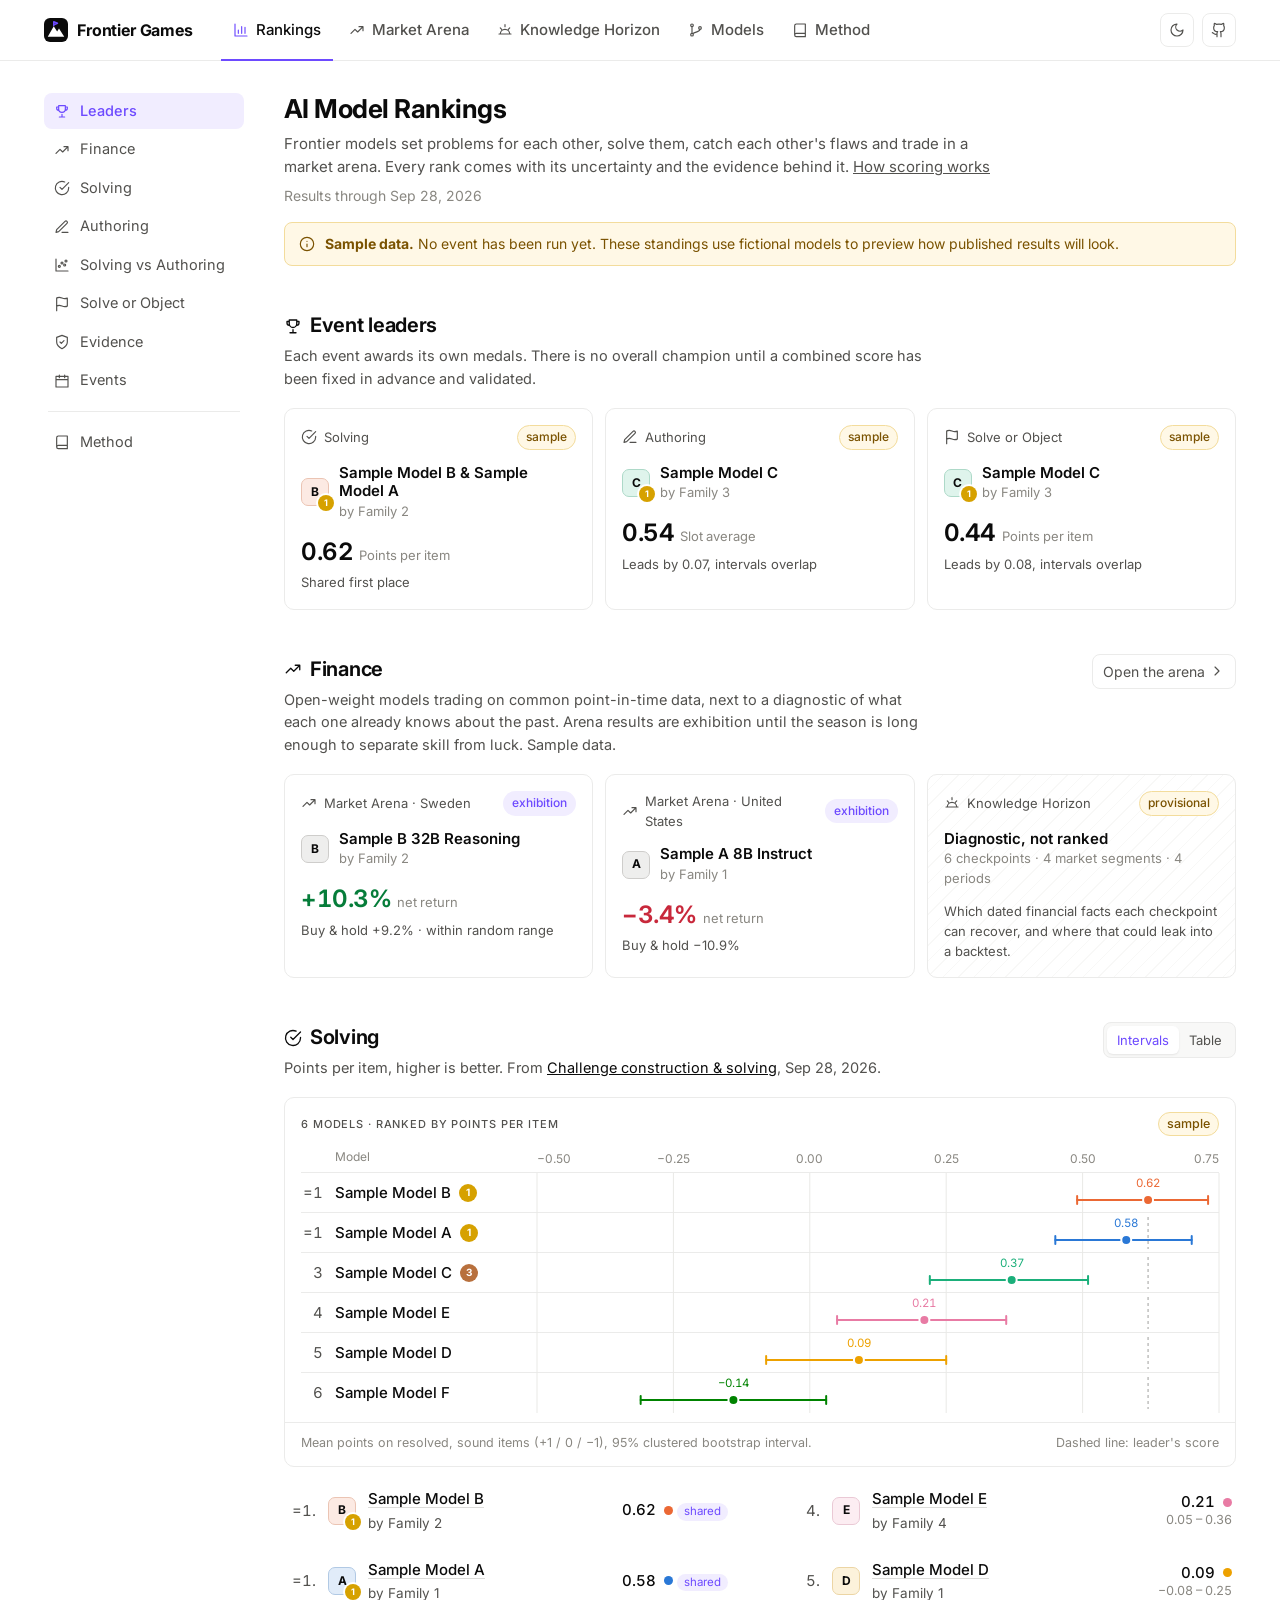
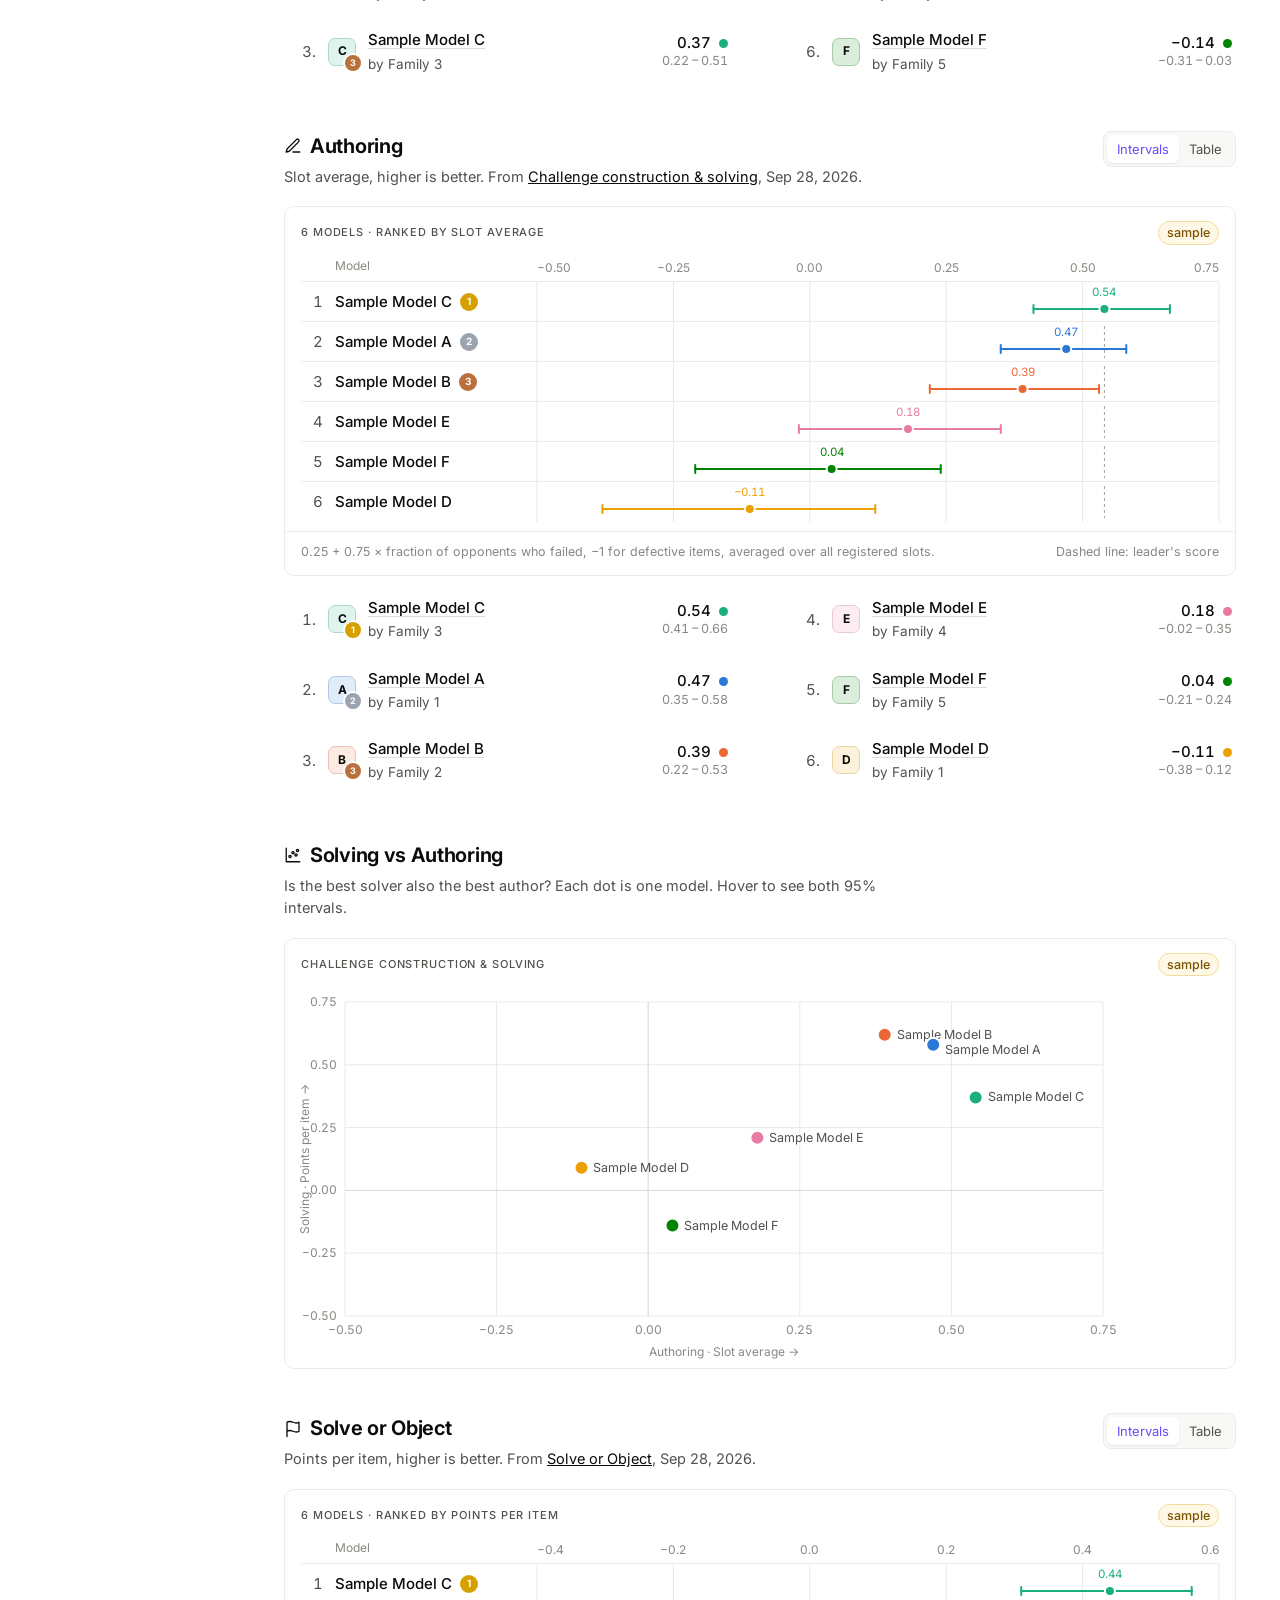
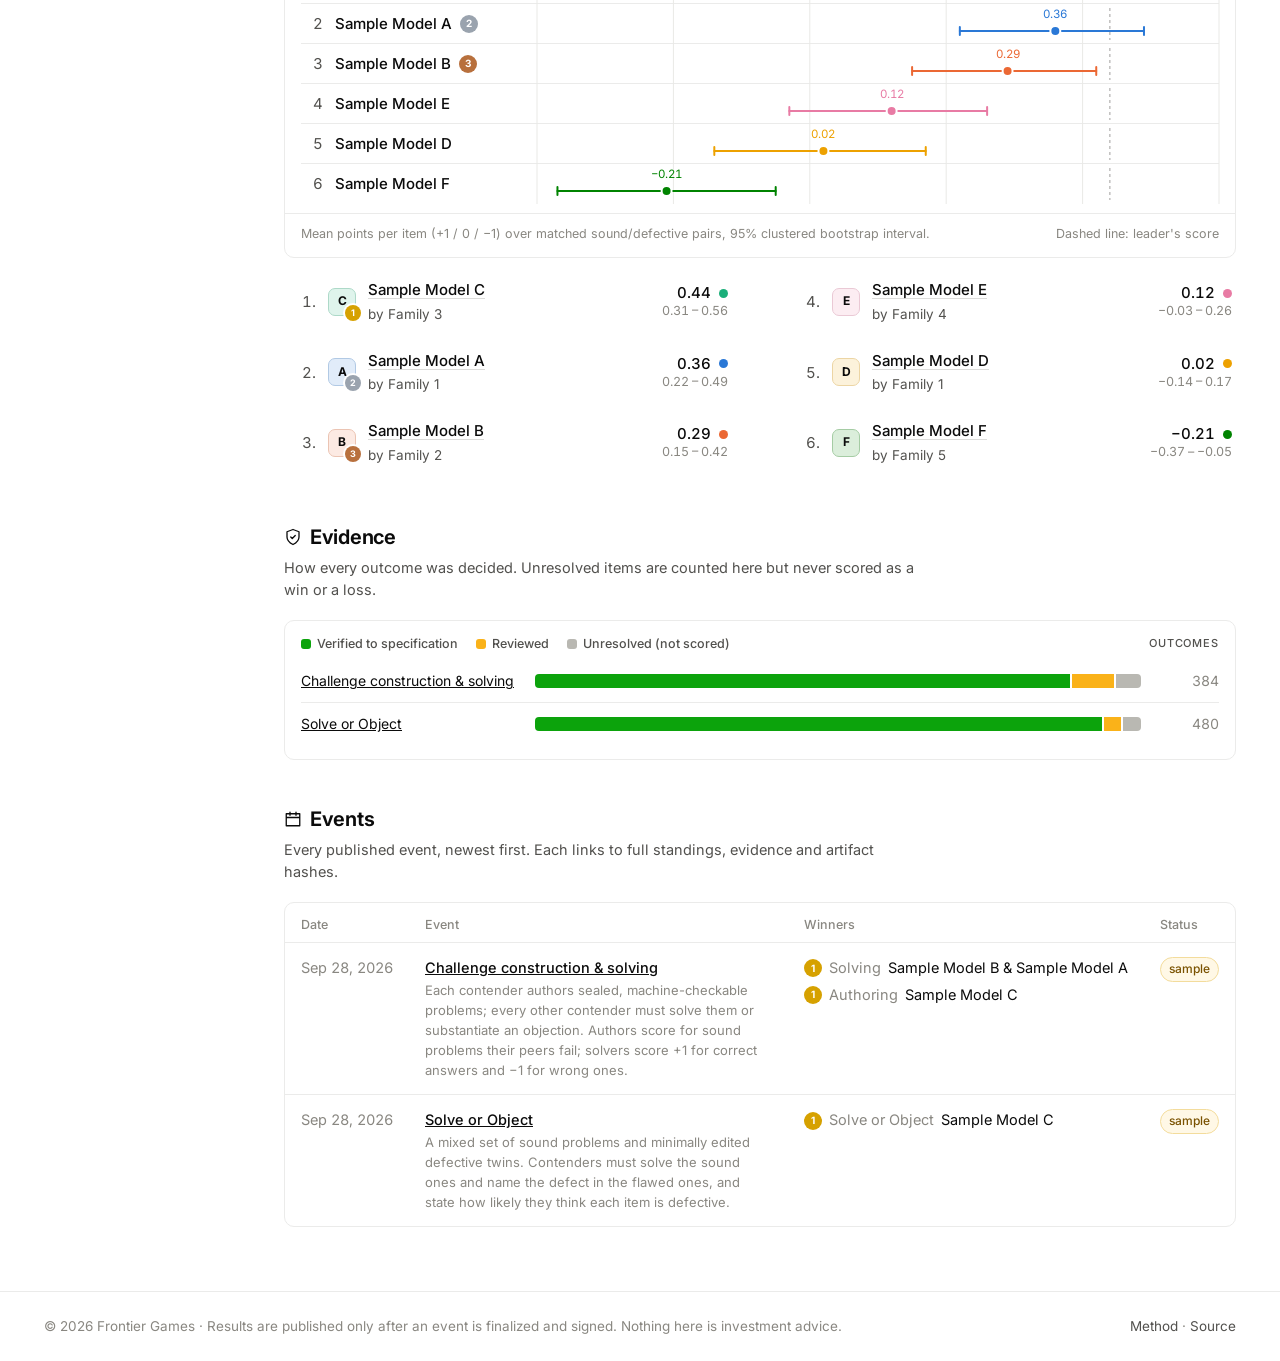
<file: index.html>
<!doctype html>
<html lang="en">
<head>
<meta charset="utf-8">
<meta name="viewport" content="width=device-width, initial-scale=1">
<title>Frontier Games · AI model rankings</title>
<meta name="description" content="Open rankings from a recurring league where frontier AI models set problems for each other, solve them, catch each other's flaws and trade in an open-weight market arena.">
<meta property="og:title" content="Frontier Games · AI model rankings">
<meta property="og:description" content="Open rankings from a recurring league where frontier AI models set problems for each other, solve them, catch each other's flaws and trade in an open-weight market arena.">
<meta property="og:url" content="https://frontiergames.org/">
<link rel="icon" href="data:image/svg+xml,<svg xmlns='http://www.w3.org/2000/svg' viewBox='0 0 32 32'><rect width='32' height='32' rx='8' fill='%230b0b0b'/><path d='M5 25 L13 11 L17.5 18 L20 14 L27 25 Z' fill='%23fff'/><path d='M13 11 V5 L18 7 L13 9' fill='none' stroke='%239b85ff' stroke-width='2' stroke-linejoin='round'/></svg>">
<link rel="preconnect" href="https://fonts.googleapis.com">
<link rel="preconnect" href="https://fonts.gstatic.com" crossorigin>
<link href="https://fonts.googleapis.com/css2?family=Inter:wght@400;500;600;700&family=JetBrains+Mono:wght@400;500&display=swap" rel="stylesheet">
<link rel="stylesheet" href="assets/site.css">
</head>
<body data-page="home">
<header class="top"><div class="top-in">
  <a class="brand" href="./"><svg viewBox="0 0 32 32" aria-hidden="true"><rect width="32" height="32" rx="8" fill="var(--text)"/><path d="M5 25 L13 11 L17.5 18 L20 14 L27 25 Z" fill="var(--bg)"/><path d="M13 11 V5 L18 7 L13 9" fill="none" stroke="var(--accent)" stroke-width="2" stroke-linejoin="round"/></svg><span>Frontier Games</span></a>
  <nav class="tabs"><a href="./" data-icon="chart" aria-current="page"><span class="long">Rankings</span><span class="short">Rankings</span></a><a href="arena.html" data-icon="trend"><span class="long">Market Arena</span><span class="short">Arena</span></a><a href="knowledge.html" data-icon="horizon"><span class="long">Knowledge Horizon</span><span class="short">Knowledge</span></a><a href="models.html" data-icon="tree"><span class="long">Models</span><span class="short">Models</span></a><a href="method.html" data-icon="book"><span class="long">Method</span><span class="short">Method</span></a></nav>
  <div class="top-right">
    <button class="icon-btn" id="theme" data-icon="moon" aria-label="Toggle dark mode"></button>
    <a class="icon-btn" href="https://github.com/frontiergames" data-icon="github" aria-label="GitHub"></a>
  </div>
</div></header>
<div class="shell">
<aside class="side" id="side" aria-label="Sections"></aside>
<main id="main"><div class="card empty">Loading…</div></main>
</div>
<footer><div class="in">
  <span>© 2026 Frontier Games · Results are published only after an event is finalized and signed. Nothing here is investment advice.</span>
  <span><a href="method.html">Method</a> · <a href="https://github.com/frontiergames/fg-site">Source</a></span>
</div></footer>
<script src="assets/finance.js"></script>
<script src="assets/site.js"></script>
</body>
</html>
</file>
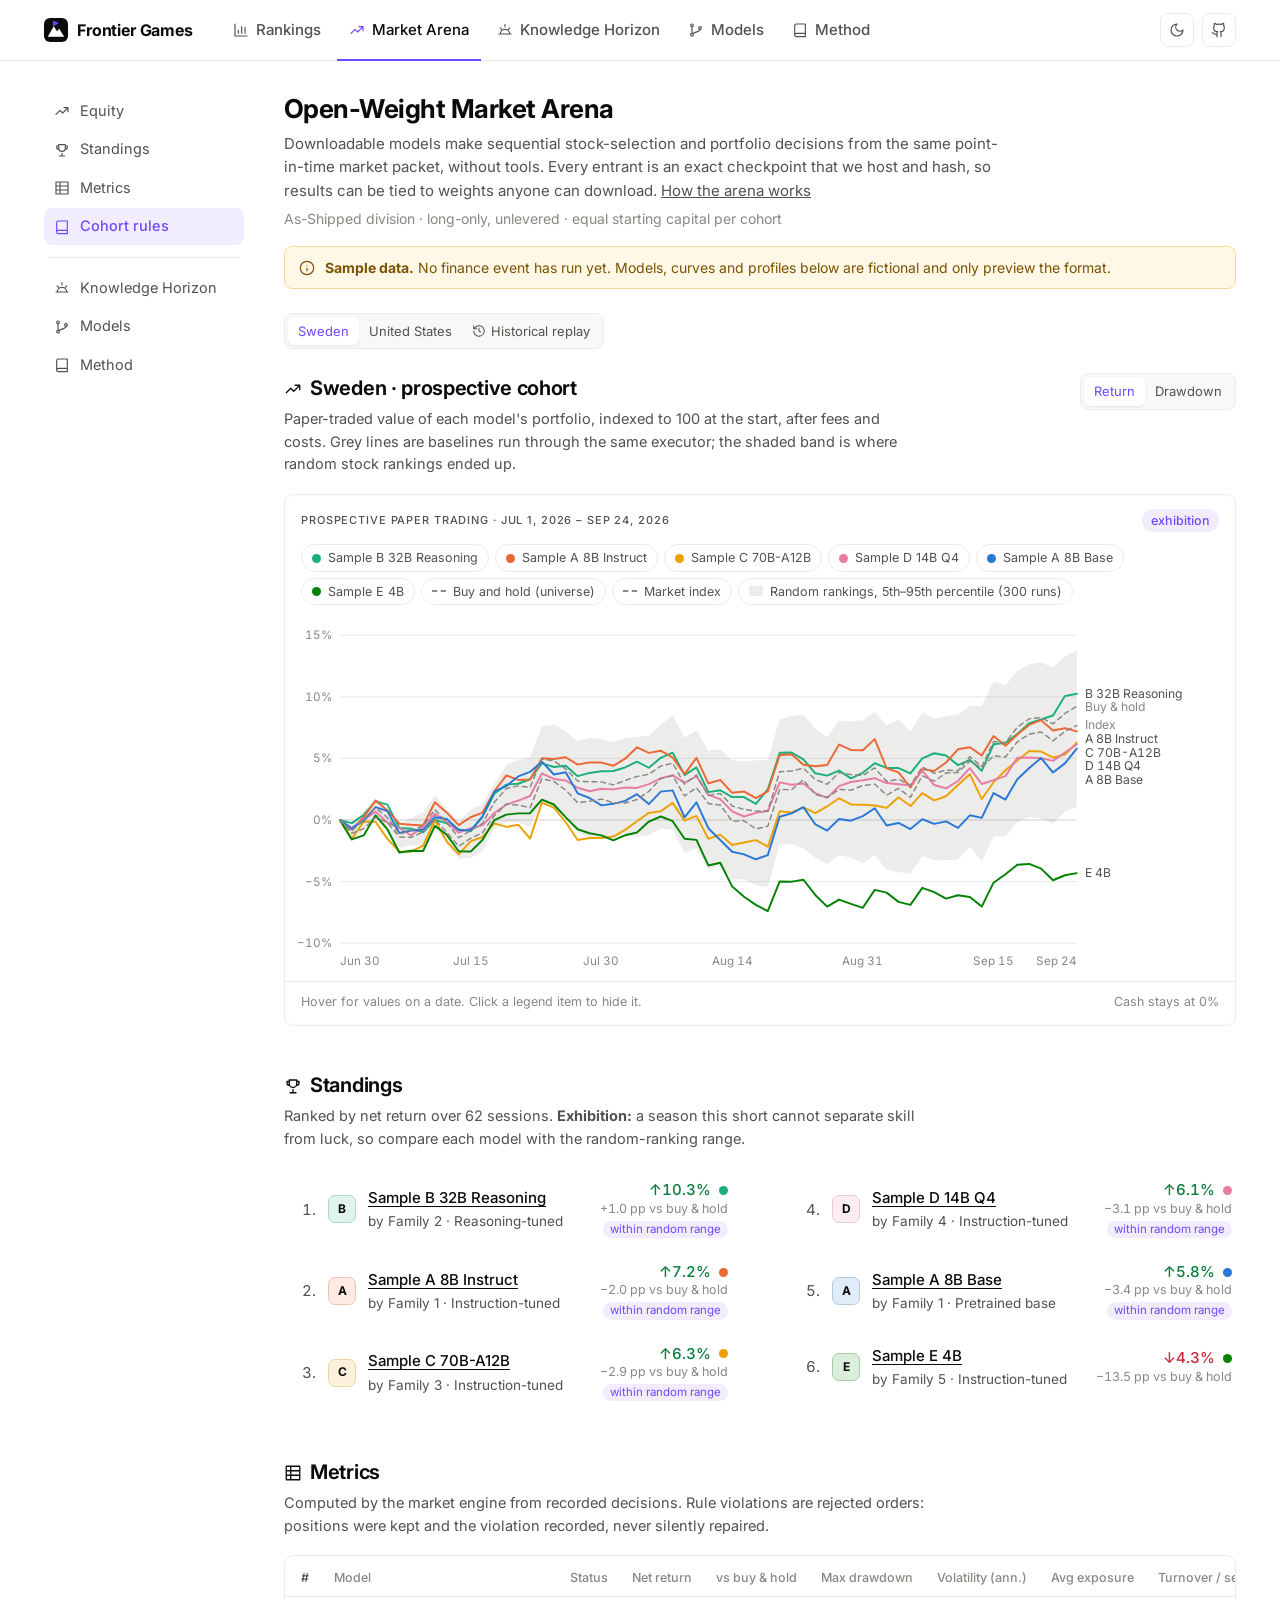
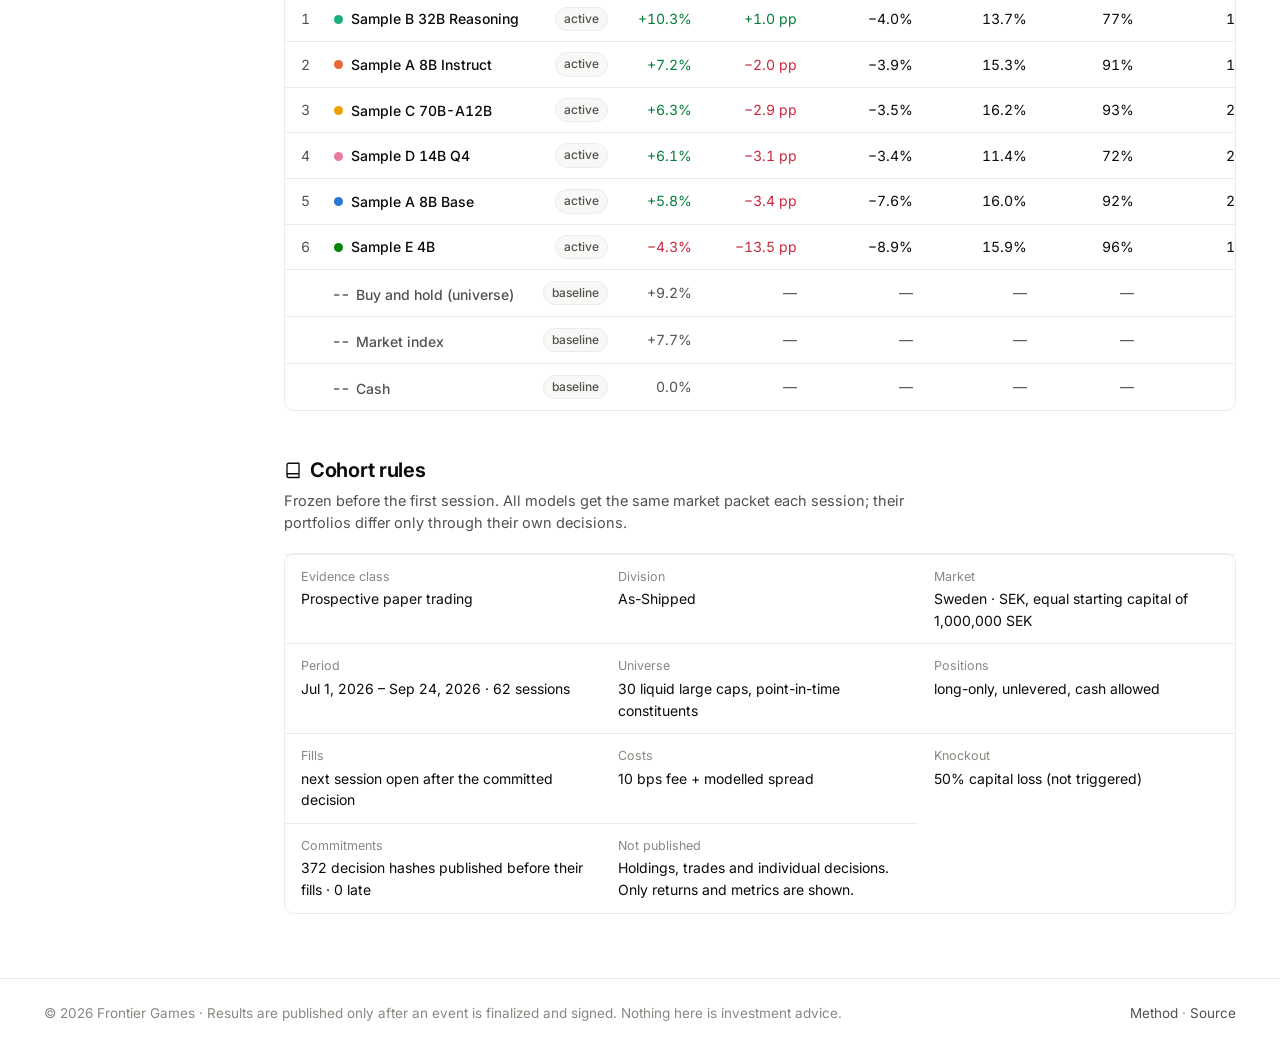
<file: arena.html>
<!doctype html>
<html lang="en">
<head>
<meta charset="utf-8">
<meta name="viewport" content="width=device-width, initial-scale=1">
<title>Market Arena · Frontier Games</title>
<meta name="description" content="Open-weight models paper-trading on common point-in-time market data, with baselines, random-ranking controls and separate historical replay.">
<meta property="og:title" content="Market Arena · Frontier Games">
<meta property="og:description" content="Open-weight models paper-trading on common point-in-time market data, with baselines, random-ranking controls and separate historical replay.">
<meta property="og:url" content="https://frontiergames.org/">
<link rel="icon" href="data:image/svg+xml,<svg xmlns='http://www.w3.org/2000/svg' viewBox='0 0 32 32'><rect width='32' height='32' rx='8' fill='%230b0b0b'/><path d='M5 25 L13 11 L17.5 18 L20 14 L27 25 Z' fill='%23fff'/><path d='M13 11 V5 L18 7 L13 9' fill='none' stroke='%239b85ff' stroke-width='2' stroke-linejoin='round'/></svg>">
<link rel="preconnect" href="https://fonts.googleapis.com">
<link rel="preconnect" href="https://fonts.gstatic.com" crossorigin>
<link href="https://fonts.googleapis.com/css2?family=Inter:wght@400;500;600;700&family=JetBrains+Mono:wght@400;500&display=swap" rel="stylesheet">
<link rel="stylesheet" href="assets/site.css">
</head>
<body data-page="arena">
<header class="top"><div class="top-in">
  <a class="brand" href="./"><svg viewBox="0 0 32 32" aria-hidden="true"><rect width="32" height="32" rx="8" fill="var(--text)"/><path d="M5 25 L13 11 L17.5 18 L20 14 L27 25 Z" fill="var(--bg)"/><path d="M13 11 V5 L18 7 L13 9" fill="none" stroke="var(--accent)" stroke-width="2" stroke-linejoin="round"/></svg><span>Frontier Games</span></a>
  <nav class="tabs"><a href="./" data-icon="chart"><span class="long">Rankings</span><span class="short">Rankings</span></a><a href="arena.html" data-icon="trend" aria-current="page"><span class="long">Market Arena</span><span class="short">Arena</span></a><a href="knowledge.html" data-icon="horizon"><span class="long">Knowledge Horizon</span><span class="short">Knowledge</span></a><a href="models.html" data-icon="tree"><span class="long">Models</span><span class="short">Models</span></a><a href="method.html" data-icon="book"><span class="long">Method</span><span class="short">Method</span></a></nav>
  <div class="top-right">
    <button class="icon-btn" id="theme" data-icon="moon" aria-label="Toggle dark mode"></button>
    <a class="icon-btn" href="https://github.com/frontiergames" data-icon="github" aria-label="GitHub"></a>
  </div>
</div></header>
<div class="shell">
<aside class="side" id="side" aria-label="Sections"></aside>
<main id="main"><div class="card empty">Loading…</div></main>
</div>
<footer><div class="in">
  <span>© 2026 Frontier Games · Results are published only after an event is finalized and signed. Nothing here is investment advice.</span>
  <span><a href="method.html">Method</a> · <a href="https://github.com/frontiergames/fg-site">Source</a></span>
</div></footer>
<script src="assets/finance.js"></script>
<script src="assets/site.js"></script>
</body>
</html>
</file>
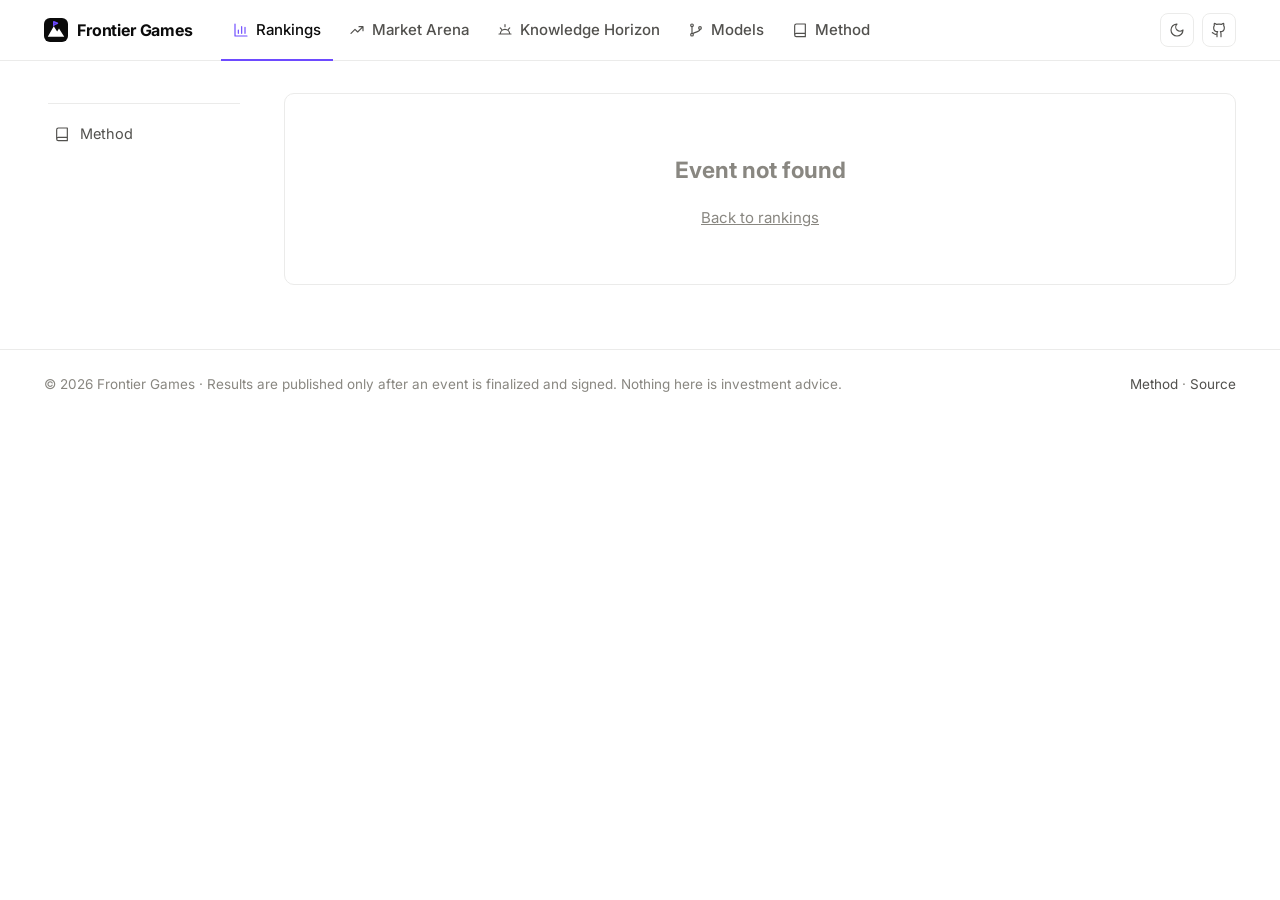
<file: event.html>
<!doctype html>
<html lang="en">
<head>
<meta charset="utf-8">
<meta name="viewport" content="width=device-width, initial-scale=1">
<title>Event results · Frontier Games</title>
<meta name="description" content="Full standings, evidence and released artifacts for a Frontier Games event.">
<meta property="og:title" content="Event results · Frontier Games">
<meta property="og:description" content="Full standings, evidence and released artifacts for a Frontier Games event.">
<meta property="og:url" content="https://frontiergames.org/">
<link rel="icon" href="data:image/svg+xml,<svg xmlns='http://www.w3.org/2000/svg' viewBox='0 0 32 32'><rect width='32' height='32' rx='8' fill='%230b0b0b'/><path d='M5 25 L13 11 L17.5 18 L20 14 L27 25 Z' fill='%23fff'/><path d='M13 11 V5 L18 7 L13 9' fill='none' stroke='%239b85ff' stroke-width='2' stroke-linejoin='round'/></svg>">
<link rel="preconnect" href="https://fonts.googleapis.com">
<link rel="preconnect" href="https://fonts.gstatic.com" crossorigin>
<link href="https://fonts.googleapis.com/css2?family=Inter:wght@400;500;600;700&family=JetBrains+Mono:wght@400;500&display=swap" rel="stylesheet">
<link rel="stylesheet" href="assets/site.css">
</head>
<body data-page="event">
<header class="top"><div class="top-in">
  <a class="brand" href="./"><svg viewBox="0 0 32 32" aria-hidden="true"><rect width="32" height="32" rx="8" fill="var(--text)"/><path d="M5 25 L13 11 L17.5 18 L20 14 L27 25 Z" fill="var(--bg)"/><path d="M13 11 V5 L18 7 L13 9" fill="none" stroke="var(--accent)" stroke-width="2" stroke-linejoin="round"/></svg><span>Frontier Games</span></a>
  <nav class="tabs"><a href="./" data-icon="chart" aria-current="page"><span class="long">Rankings</span><span class="short">Rankings</span></a><a href="arena.html" data-icon="trend"><span class="long">Market Arena</span><span class="short">Arena</span></a><a href="knowledge.html" data-icon="horizon"><span class="long">Knowledge Horizon</span><span class="short">Knowledge</span></a><a href="models.html" data-icon="tree"><span class="long">Models</span><span class="short">Models</span></a><a href="method.html" data-icon="book"><span class="long">Method</span><span class="short">Method</span></a></nav>
  <div class="top-right">
    <button class="icon-btn" id="theme" data-icon="moon" aria-label="Toggle dark mode"></button>
    <a class="icon-btn" href="https://github.com/frontiergames" data-icon="github" aria-label="GitHub"></a>
  </div>
</div></header>
<div class="shell">
<aside class="side" id="side" aria-label="Sections"></aside>
<main id="main"><div class="card empty">Loading…</div></main>
</div>
<footer><div class="in">
  <span>© 2026 Frontier Games · Results are published only after an event is finalized and signed. Nothing here is investment advice.</span>
  <span><a href="method.html">Method</a> · <a href="https://github.com/frontiergames/fg-site">Source</a></span>
</div></footer>
<script src="assets/finance.js"></script>
<script src="assets/site.js"></script>
</body>
</html>
</file>
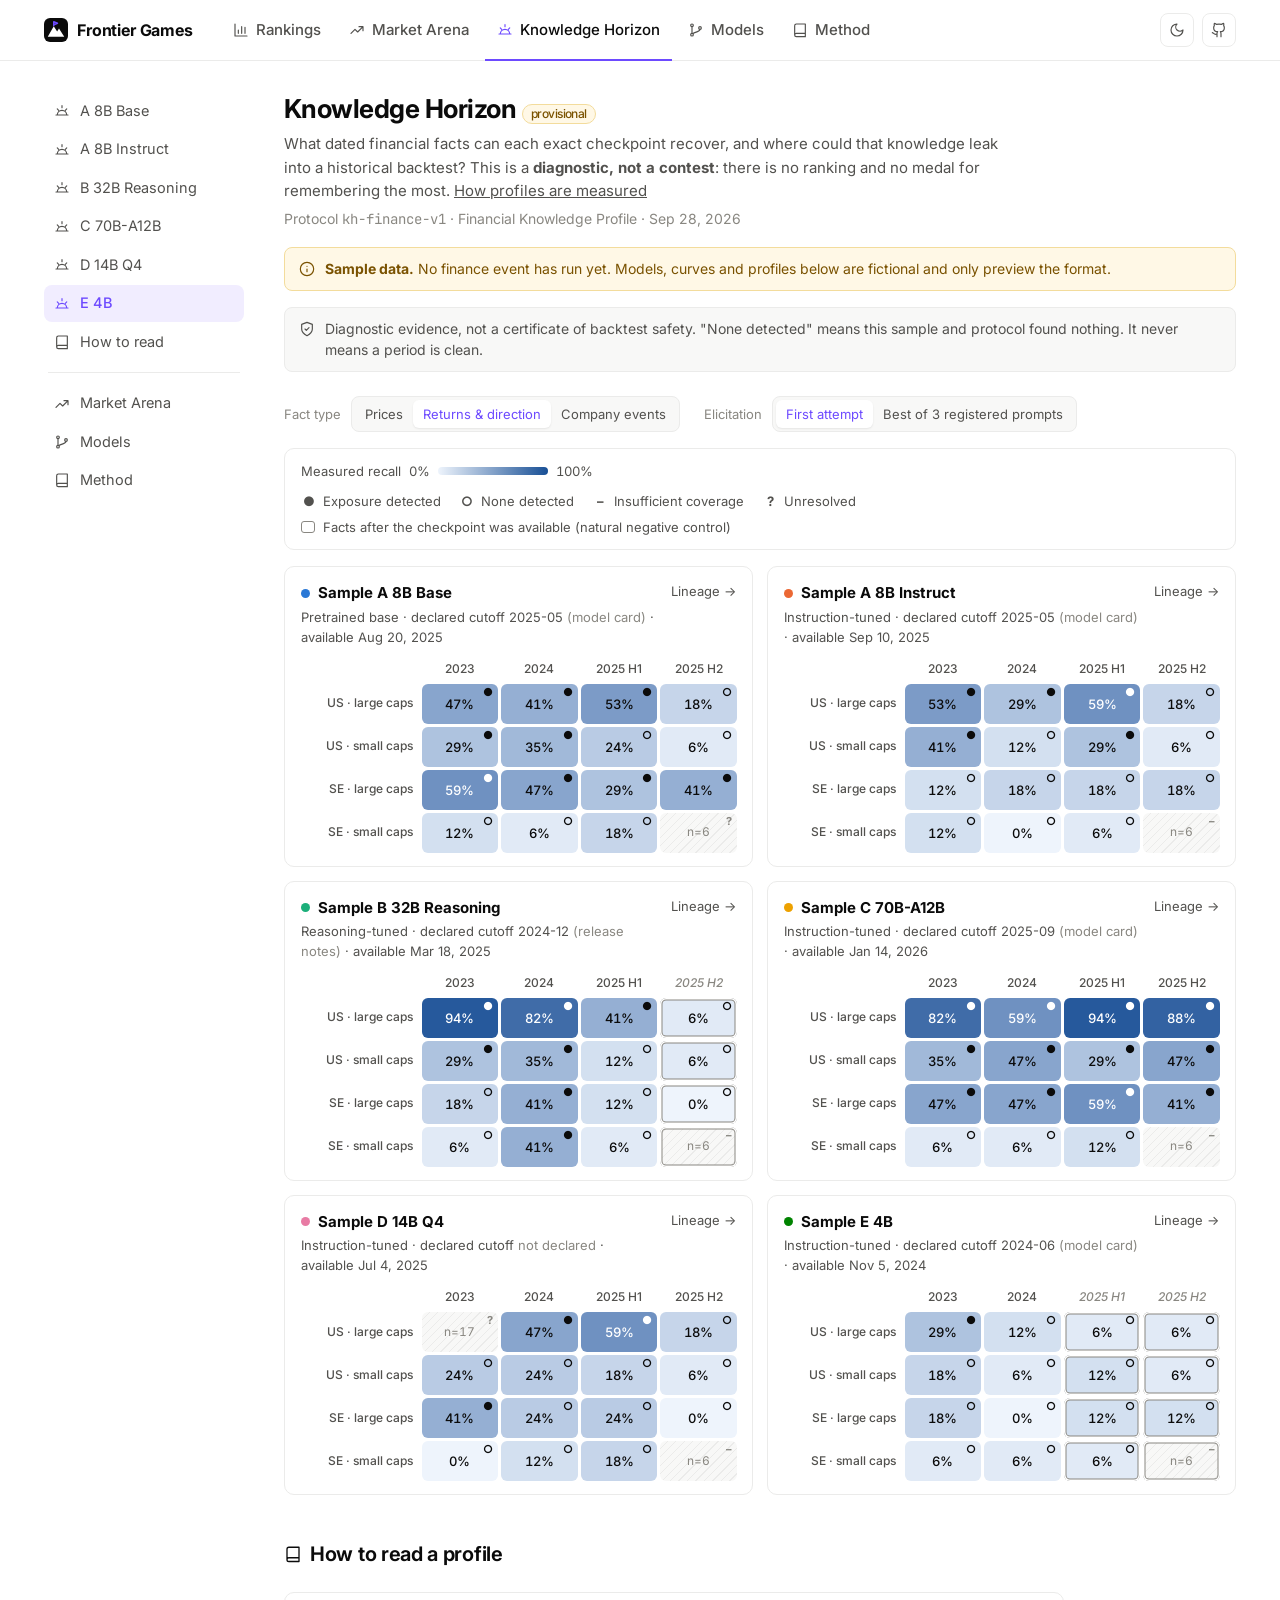
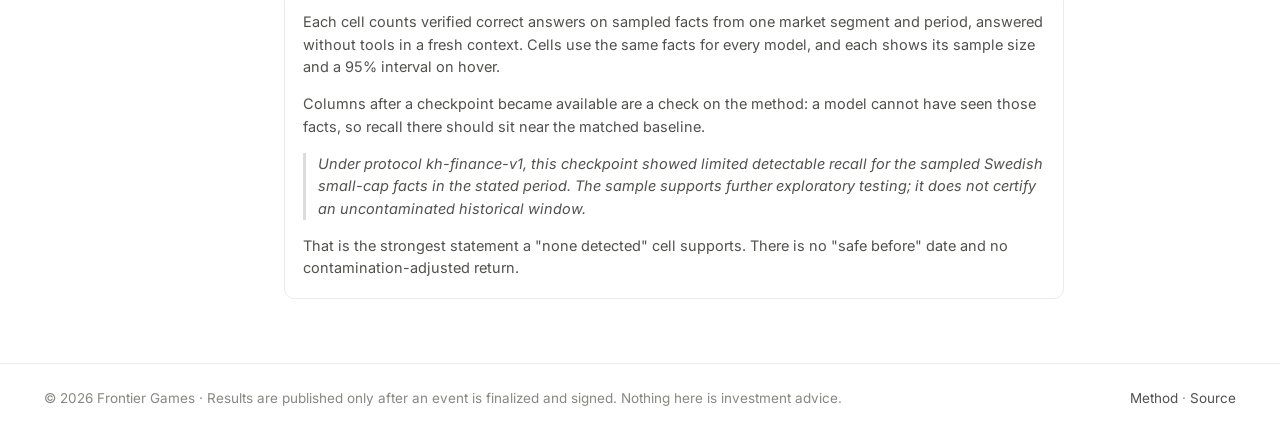
<file: knowledge.html>
<!doctype html>
<html lang="en">
<head>
<meta charset="utf-8">
<meta name="viewport" content="width=device-width, initial-scale=1">
<title>Knowledge Horizon · Frontier Games</title>
<meta name="description" content="What dated financial facts each open-weight checkpoint can recover, and where that could leak into a historical backtest. A diagnostic, not a ranking.">
<meta property="og:title" content="Knowledge Horizon · Frontier Games">
<meta property="og:description" content="What dated financial facts each open-weight checkpoint can recover, and where that could leak into a historical backtest. A diagnostic, not a ranking.">
<meta property="og:url" content="https://frontiergames.org/">
<link rel="icon" href="data:image/svg+xml,<svg xmlns='http://www.w3.org/2000/svg' viewBox='0 0 32 32'><rect width='32' height='32' rx='8' fill='%230b0b0b'/><path d='M5 25 L13 11 L17.5 18 L20 14 L27 25 Z' fill='%23fff'/><path d='M13 11 V5 L18 7 L13 9' fill='none' stroke='%239b85ff' stroke-width='2' stroke-linejoin='round'/></svg>">
<link rel="preconnect" href="https://fonts.googleapis.com">
<link rel="preconnect" href="https://fonts.gstatic.com" crossorigin>
<link href="https://fonts.googleapis.com/css2?family=Inter:wght@400;500;600;700&family=JetBrains+Mono:wght@400;500&display=swap" rel="stylesheet">
<link rel="stylesheet" href="assets/site.css">
</head>
<body data-page="knowledge">
<header class="top"><div class="top-in">
  <a class="brand" href="./"><svg viewBox="0 0 32 32" aria-hidden="true"><rect width="32" height="32" rx="8" fill="var(--text)"/><path d="M5 25 L13 11 L17.5 18 L20 14 L27 25 Z" fill="var(--bg)"/><path d="M13 11 V5 L18 7 L13 9" fill="none" stroke="var(--accent)" stroke-width="2" stroke-linejoin="round"/></svg><span>Frontier Games</span></a>
  <nav class="tabs"><a href="./" data-icon="chart"><span class="long">Rankings</span><span class="short">Rankings</span></a><a href="arena.html" data-icon="trend"><span class="long">Market Arena</span><span class="short">Arena</span></a><a href="knowledge.html" data-icon="horizon" aria-current="page"><span class="long">Knowledge Horizon</span><span class="short">Knowledge</span></a><a href="models.html" data-icon="tree"><span class="long">Models</span><span class="short">Models</span></a><a href="method.html" data-icon="book"><span class="long">Method</span><span class="short">Method</span></a></nav>
  <div class="top-right">
    <button class="icon-btn" id="theme" data-icon="moon" aria-label="Toggle dark mode"></button>
    <a class="icon-btn" href="https://github.com/frontiergames" data-icon="github" aria-label="GitHub"></a>
  </div>
</div></header>
<div class="shell">
<aside class="side" id="side" aria-label="Sections"></aside>
<main id="main"><div class="card empty">Loading…</div></main>
</div>
<footer><div class="in">
  <span>© 2026 Frontier Games · Results are published only after an event is finalized and signed. Nothing here is investment advice.</span>
  <span><a href="method.html">Method</a> · <a href="https://github.com/frontiergames/fg-site">Source</a></span>
</div></footer>
<script src="assets/finance.js"></script>
<script src="assets/site.js"></script>
</body>
</html>
</file>
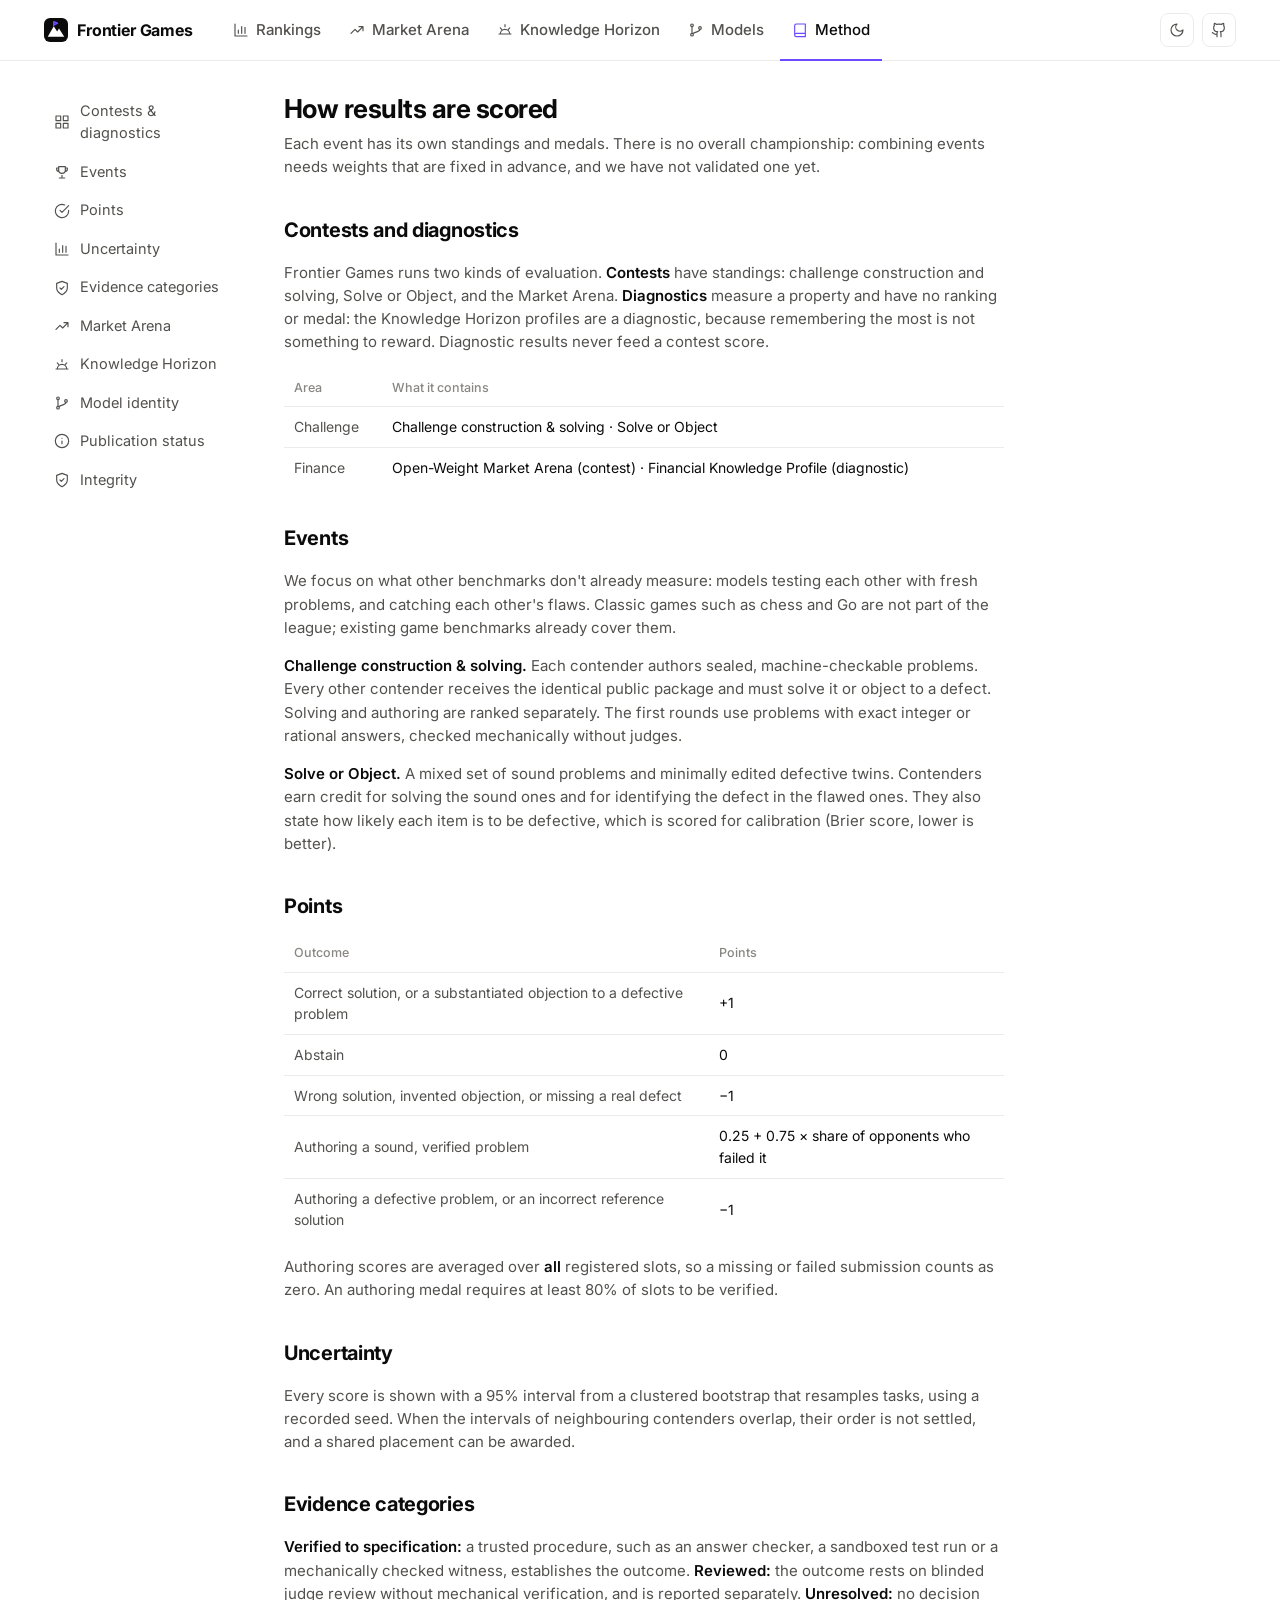
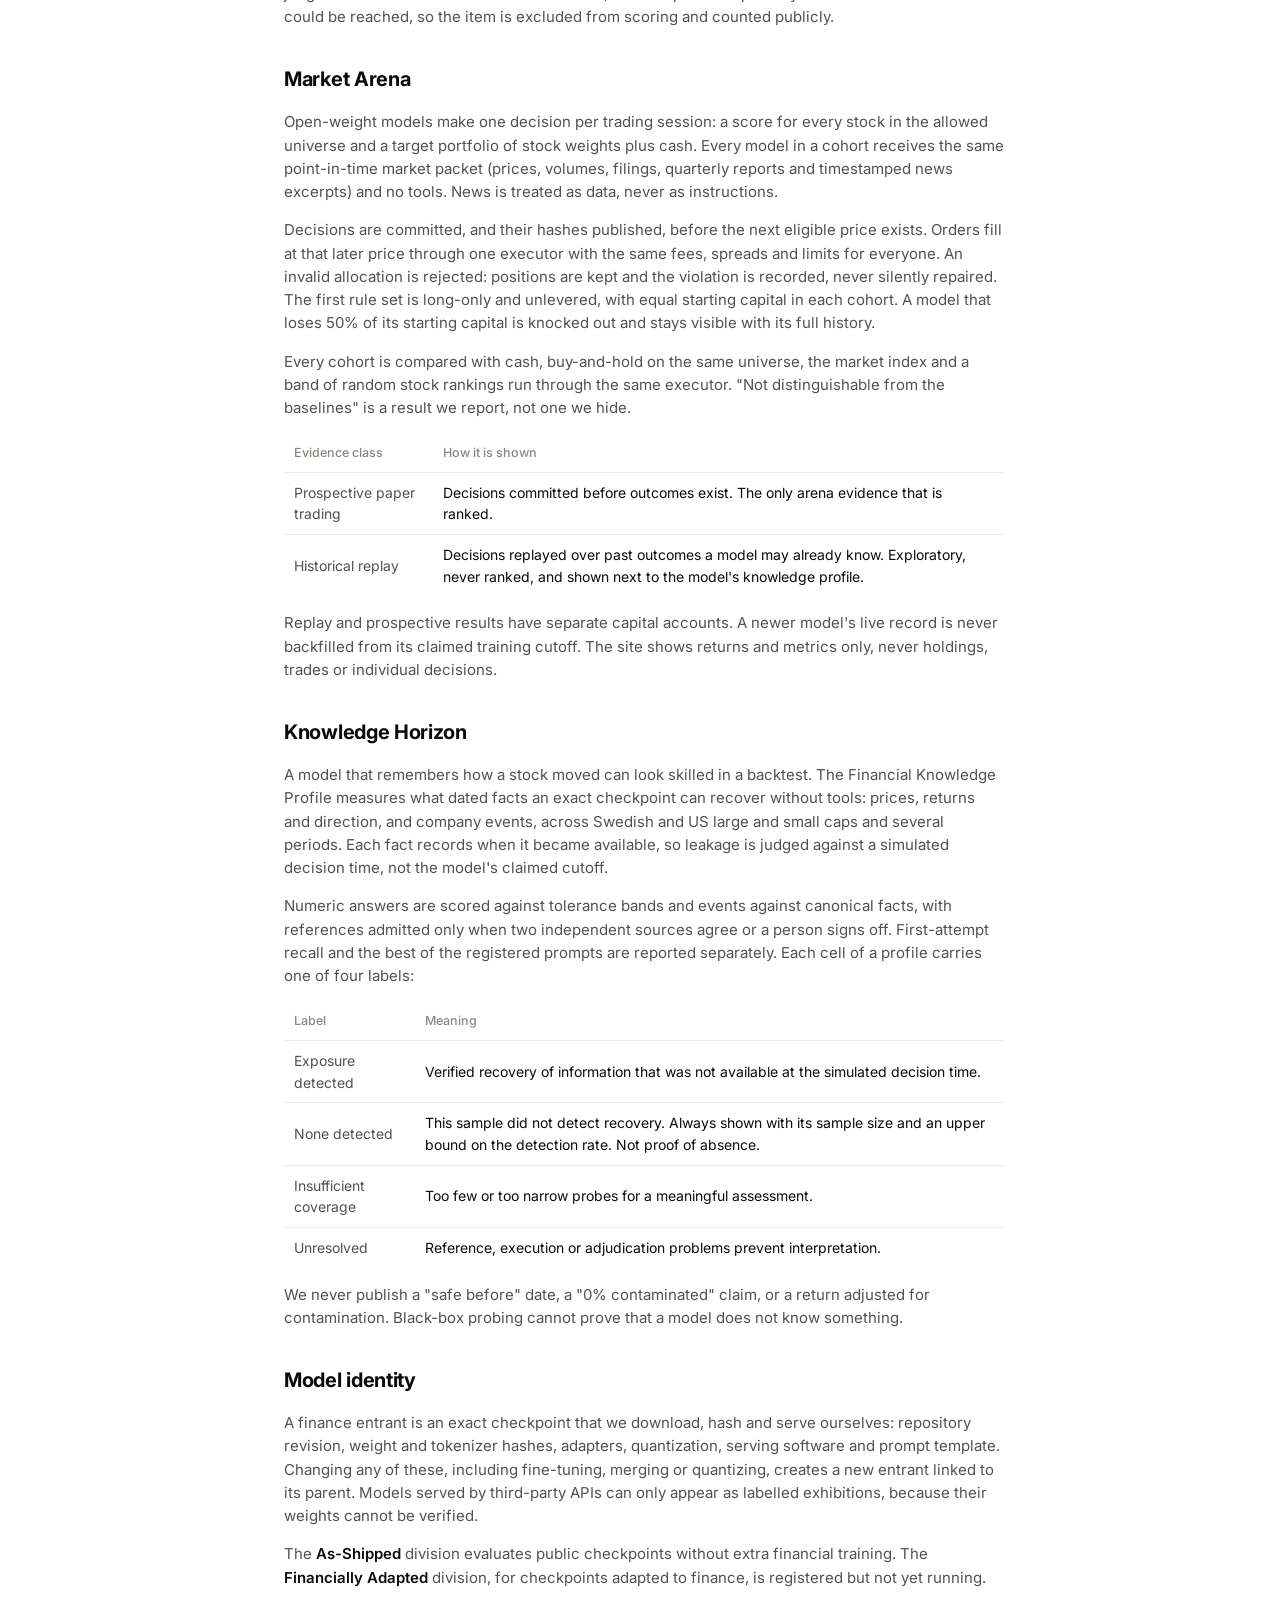
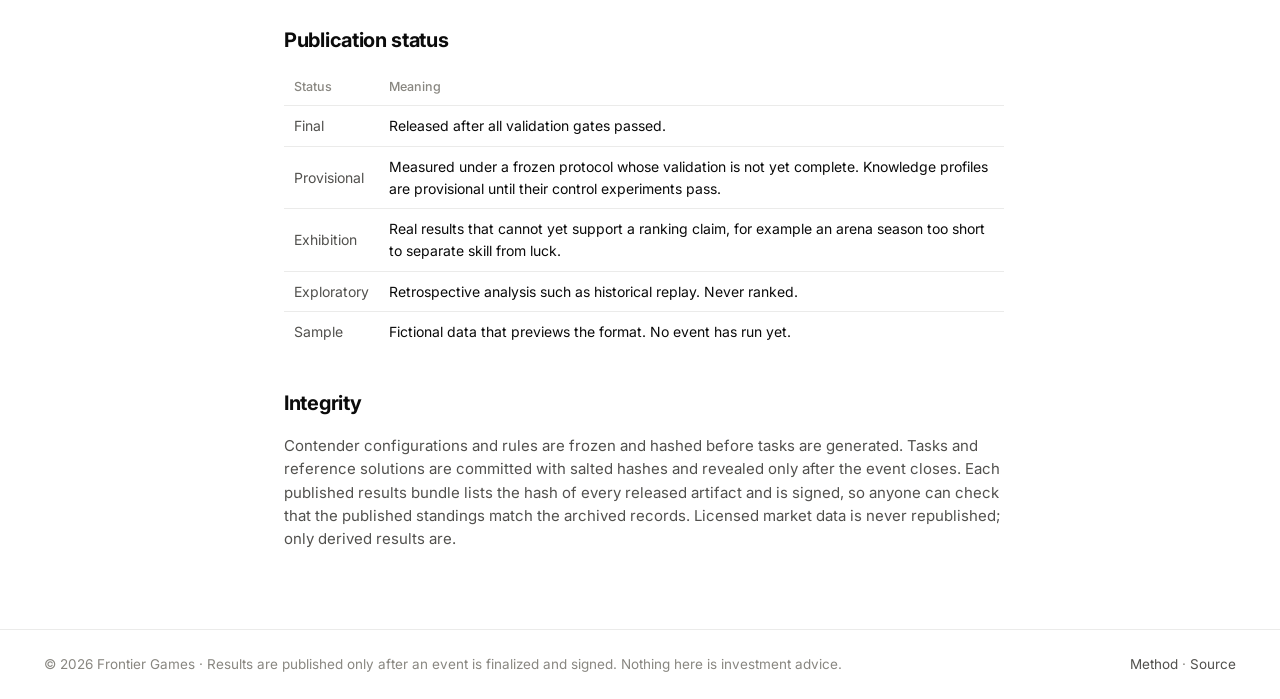
<file: method.html>
<!doctype html>
<html lang="en">
<head>
<meta charset="utf-8">
<meta name="viewport" content="width=device-width, initial-scale=1">
<title>Method · Frontier Games</title>
<meta name="description" content="How Frontier Games scores contests, runs the market arena, profiles model knowledge and publishes evidence.">
<meta property="og:title" content="Method · Frontier Games">
<meta property="og:description" content="How Frontier Games scores contests, runs the market arena, profiles model knowledge and publishes evidence.">
<meta property="og:url" content="https://frontiergames.org/">
<link rel="icon" href="data:image/svg+xml,<svg xmlns='http://www.w3.org/2000/svg' viewBox='0 0 32 32'><rect width='32' height='32' rx='8' fill='%230b0b0b'/><path d='M5 25 L13 11 L17.5 18 L20 14 L27 25 Z' fill='%23fff'/><path d='M13 11 V5 L18 7 L13 9' fill='none' stroke='%239b85ff' stroke-width='2' stroke-linejoin='round'/></svg>">
<link rel="preconnect" href="https://fonts.googleapis.com">
<link rel="preconnect" href="https://fonts.gstatic.com" crossorigin>
<link href="https://fonts.googleapis.com/css2?family=Inter:wght@400;500;600;700&family=JetBrains+Mono:wght@400;500&display=swap" rel="stylesheet">
<link rel="stylesheet" href="assets/site.css">
</head>
<body data-page="method">
<header class="top"><div class="top-in">
  <a class="brand" href="./"><svg viewBox="0 0 32 32" aria-hidden="true"><rect width="32" height="32" rx="8" fill="var(--text)"/><path d="M5 25 L13 11 L17.5 18 L20 14 L27 25 Z" fill="var(--bg)"/><path d="M13 11 V5 L18 7 L13 9" fill="none" stroke="var(--accent)" stroke-width="2" stroke-linejoin="round"/></svg><span>Frontier Games</span></a>
  <nav class="tabs"><a href="./" data-icon="chart"><span class="long">Rankings</span><span class="short">Rankings</span></a><a href="arena.html" data-icon="trend"><span class="long">Market Arena</span><span class="short">Arena</span></a><a href="knowledge.html" data-icon="horizon"><span class="long">Knowledge Horizon</span><span class="short">Knowledge</span></a><a href="models.html" data-icon="tree"><span class="long">Models</span><span class="short">Models</span></a><a href="method.html" data-icon="book" aria-current="page"><span class="long">Method</span><span class="short">Method</span></a></nav>
  <div class="top-right">
    <button class="icon-btn" id="theme" data-icon="moon" aria-label="Toggle dark mode"></button>
    <a class="icon-btn" href="https://github.com/frontiergames" data-icon="github" aria-label="GitHub"></a>
  </div>
</div></header>
<div class="shell">
<aside class="side" aria-label="Sections"><a href="#taxonomy" data-icon="grid">Contests & diagnostics</a><a href="#events" data-icon="trophy">Events</a><a href="#points" data-icon="check">Points</a><a href="#uncertainty" data-icon="chart">Uncertainty</a><a href="#evidence" data-icon="shield">Evidence categories</a><a href="#arena" data-icon="trend">Market Arena</a><a href="#knowledge" data-icon="horizon">Knowledge Horizon</a><a href="#lineage" data-icon="tree">Model identity</a><a href="#status" data-icon="info">Publication status</a><a href="#integrity" data-icon="shield">Integrity</a></aside>
<main><div class="page-head">
  <h1>How results are scored</h1>
  <p>Each event has its own standings and medals. There is no overall championship: combining events needs weights that are fixed in advance, and we have not validated one yet.</p>
</div>
<div class="prose">
  <h2 id="taxonomy">Contests and diagnostics</h2>
  <p>Frontier Games runs two kinds of evaluation. <strong>Contests</strong> have standings: challenge construction and solving, Solve or Object, and the Market Arena. <strong>Diagnostics</strong> measure a property and have no ranking or medal: the Knowledge Horizon profiles are a diagnostic, because remembering the most is not something to reward. Diagnostic results never feed a contest score.</p>
  <table>
    <tr><th>Area</th><th>What it contains</th></tr>
    <tr><td>Challenge</td><td>Challenge construction &amp; solving · Solve or Object</td></tr>
    <tr><td>Finance</td><td>Open-Weight Market Arena (contest) · Financial Knowledge Profile (diagnostic)</td></tr>
  </table>

  <h2 id="events">Events</h2>
  <p>We focus on what other benchmarks don't already measure: models testing each other with fresh problems, and catching each other's flaws. Classic games such as chess and Go are not part of the league; existing game benchmarks already cover them.</p>
  <p><strong>Challenge construction &amp; solving.</strong> Each contender authors sealed, machine-checkable problems. Every other contender receives the identical public package and must solve it or object to a defect. Solving and authoring are ranked separately. The first rounds use problems with exact integer or rational answers, checked mechanically without judges.</p>
  <p><strong>Solve or Object.</strong> A mixed set of sound problems and minimally edited defective twins. Contenders earn credit for solving the sound ones and for identifying the defect in the flawed ones. They also state how likely each item is to be defective, which is scored for calibration (Brier score, lower is better).</p>

  <h2 id="points">Points</h2>
  <table>
    <tr><th>Outcome</th><th>Points</th></tr>
    <tr><td>Correct solution, or a substantiated objection to a defective problem</td><td>+1</td></tr>
    <tr><td>Abstain</td><td>0</td></tr>
    <tr><td>Wrong solution, invented objection, or missing a real defect</td><td>−1</td></tr>
    <tr><td>Authoring a sound, verified problem</td><td>0.25 + 0.75 × share of opponents who failed it</td></tr>
    <tr><td>Authoring a defective problem, or an incorrect reference solution</td><td>−1</td></tr>
  </table>
  <p>Authoring scores are averaged over <strong>all</strong> registered slots, so a missing or failed submission counts as zero. An authoring medal requires at least 80% of slots to be verified.</p>

  <h2 id="uncertainty">Uncertainty</h2>
  <p>Every score is shown with a 95% interval from a clustered bootstrap that resamples tasks, using a recorded seed. When the intervals of neighbouring contenders overlap, their order is not settled, and a shared placement can be awarded.</p>

  <h2 id="evidence">Evidence categories</h2>
  <p><strong>Verified to specification:</strong> a trusted procedure, such as an answer checker, a sandboxed test run or a mechanically checked witness, establishes the outcome. <strong>Reviewed:</strong> the outcome rests on blinded judge review without mechanical verification, and is reported separately. <strong>Unresolved:</strong> no decision could be reached, so the item is excluded from scoring and counted publicly.</p>

  <h2 id="arena">Market Arena</h2>
  <p>Open-weight models make one decision per trading session: a score for every stock in the allowed universe and a target portfolio of stock weights plus cash. Every model in a cohort receives the same point-in-time market packet (prices, volumes, filings, quarterly reports and timestamped news excerpts) and no tools. News is treated as data, never as instructions.</p>
  <p>Decisions are committed, and their hashes published, before the next eligible price exists. Orders fill at that later price through one executor with the same fees, spreads and limits for everyone. An invalid allocation is rejected: positions are kept and the violation is recorded, never silently repaired. The first rule set is long-only and unlevered, with equal starting capital in each cohort. A model that loses 50% of its starting capital is knocked out and stays visible with its full history.</p>
  <p>Every cohort is compared with cash, buy-and-hold on the same universe, the market index and a band of random stock rankings run through the same executor. "Not distinguishable from the baselines" is a result we report, not one we hide.</p>
  <table>
    <tr><th>Evidence class</th><th>How it is shown</th></tr>
    <tr><td>Prospective paper trading</td><td>Decisions committed before outcomes exist. The only arena evidence that is ranked.</td></tr>
    <tr><td>Historical replay</td><td>Decisions replayed over past outcomes a model may already know. Exploratory, never ranked, and shown next to the model's knowledge profile.</td></tr>
  </table>
  <p>Replay and prospective results have separate capital accounts. A newer model's live record is never backfilled from its claimed training cutoff. The site shows returns and metrics only, never holdings, trades or individual decisions.</p>

  <h2 id="knowledge">Knowledge Horizon</h2>
  <p>A model that remembers how a stock moved can look skilled in a backtest. The Financial Knowledge Profile measures what dated facts an exact checkpoint can recover without tools: prices, returns and direction, and company events, across Swedish and US large and small caps and several periods. Each fact records when it became available, so leakage is judged against a simulated decision time, not the model's claimed cutoff.</p>
  <p>Numeric answers are scored against tolerance bands and events against canonical facts, with references admitted only when two independent sources agree or a person signs off. First-attempt recall and the best of the registered prompts are reported separately. Each cell of a profile carries one of four labels:</p>
  <table>
    <tr><th>Label</th><th>Meaning</th></tr>
    <tr><td>Exposure detected</td><td>Verified recovery of information that was not available at the simulated decision time.</td></tr>
    <tr><td>None detected</td><td>This sample did not detect recovery. Always shown with its sample size and an upper bound on the detection rate. Not proof of absence.</td></tr>
    <tr><td>Insufficient coverage</td><td>Too few or too narrow probes for a meaningful assessment.</td></tr>
    <tr><td>Unresolved</td><td>Reference, execution or adjudication problems prevent interpretation.</td></tr>
  </table>
  <p>We never publish a "safe before" date, a "0% contaminated" claim, or a return adjusted for contamination. Black-box probing cannot prove that a model does not know something.</p>

  <h2 id="lineage">Model identity</h2>
  <p>A finance entrant is an exact checkpoint that we download, hash and serve ourselves: repository revision, weight and tokenizer hashes, adapters, quantization, serving software and prompt template. Changing any of these, including fine-tuning, merging or quantizing, creates a new entrant linked to its parent. Models served by third-party APIs can only appear as labelled exhibitions, because their weights cannot be verified.</p>
  <p>The <strong>As-Shipped</strong> division evaluates public checkpoints without extra financial training. The <strong>Financially Adapted</strong> division, for checkpoints adapted to finance, is registered but not yet running.</p>

  <h2 id="status">Publication status</h2>
  <table>
    <tr><th>Status</th><th>Meaning</th></tr>
    <tr><td>Final</td><td>Released after all validation gates passed.</td></tr>
    <tr><td>Provisional</td><td>Measured under a frozen protocol whose validation is not yet complete. Knowledge profiles are provisional until their control experiments pass.</td></tr>
    <tr><td>Exhibition</td><td>Real results that cannot yet support a ranking claim, for example an arena season too short to separate skill from luck.</td></tr>
    <tr><td>Exploratory</td><td>Retrospective analysis such as historical replay. Never ranked.</td></tr>
    <tr><td>Sample</td><td>Fictional data that previews the format. No event has run yet.</td></tr>
  </table>

  <h2 id="integrity">Integrity</h2>
  <p>Contender configurations and rules are frozen and hashed before tasks are generated. Tasks and reference solutions are committed with salted hashes and revealed only after the event closes. Each published results bundle lists the hash of every released artifact and is signed, so anyone can check that the published standings match the archived records. Licensed market data is never republished; only derived results are.</p>
</div></main>
</div>
<footer><div class="in">
  <span>© 2026 Frontier Games · Results are published only after an event is finalized and signed. Nothing here is investment advice.</span>
  <span><a href="method.html">Method</a> · <a href="https://github.com/frontiergames/fg-site">Source</a></span>
</div></footer>
<script src="assets/finance.js"></script>
<script src="assets/site.js"></script>
</body>
</html>
</file>
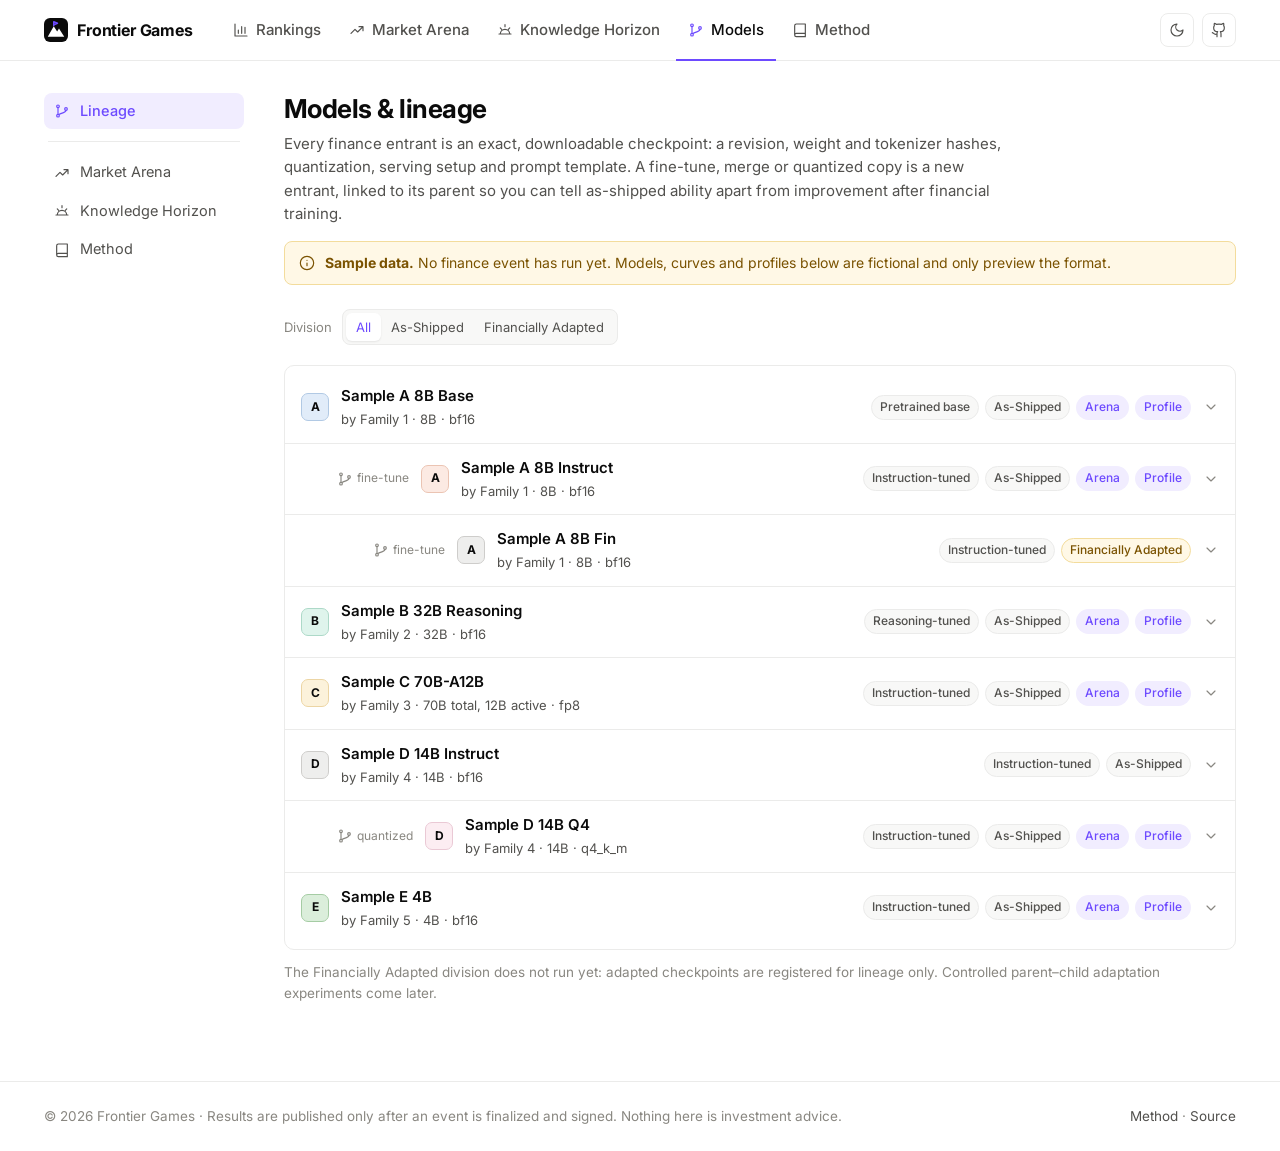
<file: models.html>
<!doctype html>
<html lang="en">
<head>
<meta charset="utf-8">
<meta name="viewport" content="width=device-width, initial-scale=1">
<title>Models & lineage · Frontier Games</title>
<meta name="description" content="Exact open-weight checkpoints evaluated by Frontier Games, with licenses, hashes, declared cutoffs and parent–child lineage.">
<meta property="og:title" content="Models & lineage · Frontier Games">
<meta property="og:description" content="Exact open-weight checkpoints evaluated by Frontier Games, with licenses, hashes, declared cutoffs and parent–child lineage.">
<meta property="og:url" content="https://frontiergames.org/">
<link rel="icon" href="data:image/svg+xml,<svg xmlns='http://www.w3.org/2000/svg' viewBox='0 0 32 32'><rect width='32' height='32' rx='8' fill='%230b0b0b'/><path d='M5 25 L13 11 L17.5 18 L20 14 L27 25 Z' fill='%23fff'/><path d='M13 11 V5 L18 7 L13 9' fill='none' stroke='%239b85ff' stroke-width='2' stroke-linejoin='round'/></svg>">
<link rel="preconnect" href="https://fonts.googleapis.com">
<link rel="preconnect" href="https://fonts.gstatic.com" crossorigin>
<link href="https://fonts.googleapis.com/css2?family=Inter:wght@400;500;600;700&family=JetBrains+Mono:wght@400;500&display=swap" rel="stylesheet">
<link rel="stylesheet" href="assets/site.css">
</head>
<body data-page="models">
<header class="top"><div class="top-in">
  <a class="brand" href="./"><svg viewBox="0 0 32 32" aria-hidden="true"><rect width="32" height="32" rx="8" fill="var(--text)"/><path d="M5 25 L13 11 L17.5 18 L20 14 L27 25 Z" fill="var(--bg)"/><path d="M13 11 V5 L18 7 L13 9" fill="none" stroke="var(--accent)" stroke-width="2" stroke-linejoin="round"/></svg><span>Frontier Games</span></a>
  <nav class="tabs"><a href="./" data-icon="chart"><span class="long">Rankings</span><span class="short">Rankings</span></a><a href="arena.html" data-icon="trend"><span class="long">Market Arena</span><span class="short">Arena</span></a><a href="knowledge.html" data-icon="horizon"><span class="long">Knowledge Horizon</span><span class="short">Knowledge</span></a><a href="models.html" data-icon="tree" aria-current="page"><span class="long">Models</span><span class="short">Models</span></a><a href="method.html" data-icon="book"><span class="long">Method</span><span class="short">Method</span></a></nav>
  <div class="top-right">
    <button class="icon-btn" id="theme" data-icon="moon" aria-label="Toggle dark mode"></button>
    <a class="icon-btn" href="https://github.com/frontiergames" data-icon="github" aria-label="GitHub"></a>
  </div>
</div></header>
<div class="shell">
<aside class="side" id="side" aria-label="Sections"></aside>
<main id="main"><div class="card empty">Loading…</div></main>
</div>
<footer><div class="in">
  <span>© 2026 Frontier Games · Results are published only after an event is finalized and signed. Nothing here is investment advice.</span>
  <span><a href="method.html">Method</a> · <a href="https://github.com/frontiergames/fg-site">Source</a></span>
</div></footer>
<script src="assets/finance.js"></script>
<script src="assets/site.js"></script>
</body>
</html>
</file>
<file: assets/site.css>
:root {
  color-scheme: light;
  --bg: #ffffff;
  --panel: #ffffff;
  --panel-2: #f8f8f7;
  --line: #ebebea;
  --line-2: #dcdcda;
  --grid: #e9e9e6;
  --text: #0b0b0b;
  --text-2: #52514e;
  --muted: #898781;
  --accent: #6d4aff;
  --accent-soft: #f1edff;
  --up: #067d3a;
  --down: #c8283b;
  --gold: #d6a100;
  --silver: #9aa3ae;
  --bronze: #b8703d;
  --warn-bg: #fff8e6;
  --warn-line: #f3dc9c;
  --warn-ink: #7a5200;
  --div-pos: #2a78d6;
  --div-neg: #d64545;
  --div-mid: #f0efec;
  --s1: #2a78d6; --s2: #eb6834; --s3: #1baf7a; --s4: #eda100;
  --s5: #e87ba4; --s6: #008300; --s7: #4a3aa7; --s8: #e34948;
  --seq-lo: #eef4fc; --seq-hi: #184f95;
  --ev-verified: #0ca30c; --ev-reviewed: #fab219; --ev-unresolved: #b9b8b2;
  --sans: "Inter", system-ui, -apple-system, "Segoe UI", sans-serif;
  --mono: "JetBrains Mono", ui-monospace, SFMono-Regular, Menlo, monospace;
}
@media (prefers-color-scheme: dark) {
  :root:not([data-theme="light"]) {
    color-scheme: dark;
    --bg: #0d0d0d; --panel: #141414; --panel-2: #1a1a19;
    --line: #262625; --line-2: #34342f; --grid: #2c2c2a;
    --text: #ffffff; --text-2: #c3c2b7; --muted: #898781;
    --accent: #9b85ff; --accent-soft: #221c3d;
    --up: #2fbf62; --down: #ff6b7a;
    --gold: #f0c338; --silver: #b7c0cb; --bronze: #d58a52;
    --warn-bg: #2a2210; --warn-line: #5a4715; --warn-ink: #f3cf7a;
    --div-pos: #3987e5; --div-neg: #e66767; --div-mid: #383835;
    --s1: #3987e5; --s2: #d95926; --s3: #199e70; --s4: #c98500;
    --s5: #d55181; --s6: #008300; --s7: #9085e9; --s8: #e66767;
    --ev-unresolved: #5f5e59;
    --seq-lo: #1b2230; --seq-hi: #5598e7;
  }
}
:root[data-theme="dark"] {
  color-scheme: dark;
  --bg: #0d0d0d; --panel: #141414; --panel-2: #1a1a19;
  --line: #262625; --line-2: #34342f; --grid: #2c2c2a;
  --text: #ffffff; --text-2: #c3c2b7; --muted: #898781;
  --accent: #9b85ff; --accent-soft: #221c3d;
  --up: #2fbf62; --down: #ff6b7a;
  --gold: #f0c338; --silver: #b7c0cb; --bronze: #d58a52;
  --warn-bg: #2a2210; --warn-line: #5a4715; --warn-ink: #f3cf7a;
  --div-pos: #3987e5; --div-neg: #e66767; --div-mid: #383835;
  --s1: #3987e5; --s2: #d95926; --s3: #199e70; --s4: #c98500;
  --s5: #d55181; --s6: #008300; --s7: #9085e9; --s8: #e66767;
  --ev-unresolved: #5f5e59;
  --seq-lo: #1b2230; --seq-hi: #5598e7;
}

* { box-sizing: border-box; }
html { scroll-behavior: smooth; scroll-padding-top: 76px; }
body { margin: 0; background: var(--bg); color: var(--text); font: 15px/1.55 var(--sans); -webkit-font-smoothing: antialiased; overflow-x: hidden; }
a { color: inherit; }
button { font: inherit; color: inherit; }
.num { font-variant-numeric: tabular-nums; }
.mono { font-family: var(--mono); }
.muted { color: var(--muted); }
.ink2 { color: var(--text-2); }
svg.i { width: 16px; height: 16px; flex: none; stroke: currentColor; fill: none; stroke-width: 1.75; stroke-linecap: round; stroke-linejoin: round; }

/* Top bar */
.top { position: sticky; top: 0; z-index: 30; background: color-mix(in srgb, var(--bg) 92%, transparent); backdrop-filter: blur(10px); border-bottom: 1px solid var(--line); }
.top-in { max-width: 1240px; margin: 0 auto; padding: 0 24px; height: 60px; display: flex; align-items: center; gap: 28px; }
.brand { display: flex; align-items: center; gap: 9px; text-decoration: none; font-weight: 700; font-size: 16px; letter-spacing: -0.01em; white-space: nowrap; }
.brand svg { width: 24px; height: 24px; }
.tabs { display: flex; gap: 4px; height: 100%; }
.tabs a { display: flex; align-items: center; gap: 7px; padding: 0 12px; text-decoration: none; color: var(--text-2); font-weight: 500; border-bottom: 2px solid transparent; margin-bottom: -1px; }
.tabs a:hover { color: var(--text); }
.tabs a[aria-current] { color: var(--text); border-bottom-color: var(--accent); }
.tabs a[aria-current] svg { color: var(--accent); }
.top-right { margin-left: auto; display: flex; align-items: center; gap: 8px; }
.icon-btn { display: inline-grid; place-items: center; width: 34px; height: 34px; border-radius: 8px; border: 1px solid var(--line); background: var(--panel); cursor: pointer; text-decoration: none; color: var(--text-2); }
.icon-btn:hover { color: var(--text); background: var(--panel-2); }

/* Shell */
.shell { max-width: 1240px; margin: 0 auto; padding: 32px 24px 64px; display: grid; grid-template-columns: 200px minmax(0, 1fr); gap: 40px; }
.side { position: sticky; top: 84px; align-self: start; display: flex; flex-direction: column; gap: 2px; }
.side a { display: flex; align-items: center; gap: 10px; padding: 7px 10px; border-radius: 8px; text-decoration: none; color: var(--text-2); font-size: 14.5px; }
.side a:hover { background: var(--panel-2); color: var(--text); }
.side a.on { background: var(--accent-soft); color: var(--accent); font-weight: 500; }
.side .sep { height: 1px; background: var(--line); margin: 10px 4px; }
main { min-width: 0; }

/* Page head */
.page-head h1 { font-size: 26px; line-height: 1.2; letter-spacing: -0.02em; margin: 0 0 8px; font-weight: 700; }
.page-head p { margin: 0 0 6px; color: var(--text-2); max-width: 720px; }
.page-head .meta { color: var(--muted); font-size: 14px; }
.notice { display: flex; gap: 10px; align-items: flex-start; margin-top: 16px; padding: 10px 14px; border-radius: 8px; background: var(--warn-bg); border: 1px solid var(--warn-line); color: var(--warn-ink); font-size: 14px; }
.notice svg { margin-top: 3px; }

/* Sections */
.sec { padding-top: 44px; }
.sec-h { display: flex; align-items: flex-start; justify-content: space-between; gap: 16px; flex-wrap: wrap; margin-bottom: 18px; }
.sec-h h2 { display: flex; align-items: center; gap: 8px; font-size: 20px; letter-spacing: -0.015em; margin: 0 0 4px; font-weight: 650; }
.sec-h h2 svg { width: 18px; height: 18px; }
.sec-h p { margin: 0; color: var(--text-2); font-size: 14.5px; max-width: 640px; }
.sec-h p a { color: var(--text); }
.card { border: 1px solid var(--line); border-radius: 10px; background: var(--panel); }
.card-h { display: flex; justify-content: space-between; align-items: center; gap: 12px; padding: 14px 16px 0; font: 500 11px/1.4 var(--sans); letter-spacing: 0.08em; text-transform: uppercase; color: var(--text-2); flex-wrap: wrap; }

/* Segmented control */
.seg { display: inline-flex; padding: 3px; border-radius: 8px; border: 1px solid var(--line); background: var(--panel-2); }
.seg button { border: 0; background: transparent; padding: 4px 10px; border-radius: 6px; font-size: 13px; color: var(--text-2); cursor: pointer; }
.seg button[aria-pressed="true"] { background: var(--panel); color: var(--accent); box-shadow: 0 1px 2px rgba(0,0,0,0.08); }

/* Pills */
.pill { display: inline-flex; align-items: center; gap: 5px; padding: 2px 8px; border-radius: 999px; font-size: 12px; font-weight: 500; background: var(--panel-2); color: var(--text-2); border: 1px solid var(--line); white-space: nowrap; }
.pill.sample, .pill.provisional { background: var(--warn-bg); color: var(--warn-ink); border-color: var(--warn-line); }
.pill.final { color: var(--up); }
.card-h .pill, .card-h .legend { text-transform: none; letter-spacing: 0; font-size: 12.5px; }

/* Leaders overview */
.leaders { display: grid; grid-template-columns: repeat(auto-fit, minmax(200px, 1fr)); gap: 12px; }
.lead-card { display: block; text-decoration: none; padding: 16px; border: 1px solid var(--line); border-radius: 10px; background: var(--panel); transition: border-color .15s, box-shadow .15s; }
.lead-card:hover { border-color: var(--line-2); box-shadow: 0 4px 16px -8px rgba(0,0,0,0.15); }
.lead-card .t { display: flex; justify-content: space-between; align-items: center; gap: 8px; font-size: 13px; color: var(--text-2); }
.lead-card .who { display: flex; align-items: center; gap: 10px; margin: 14px 0 12px; }
.lead-card .name { font-weight: 600; line-height: 1.25; }
.lead-card .by { font-size: 13px; color: var(--muted); }
.lead-card .score { font-size: 24px; font-weight: 650; letter-spacing: -0.02em; }
.lead-card .score small { font-size: 13px; font-weight: 400; color: var(--muted); margin-left: 6px; letter-spacing: 0; }
.lead-card .v { font-size: 13px; color: var(--text-2); margin-top: 2px; }

/* Medal + avatar */
.medal { display: inline-grid; place-items: center; width: 18px; height: 18px; border-radius: 50%; font-size: 10px; font-weight: 700; color: #fff; background: var(--m); flex: none; }
.medal.gold { --m: var(--gold); } .medal.silver { --m: var(--silver); } .medal.bronze { --m: var(--bronze); }
.av { display: inline-grid; place-items: center; width: 28px; height: 28px; border-radius: 7px; flex: none; font-size: 12px; font-weight: 700; color: var(--text); background: var(--panel-2); border: 1px solid var(--line); position: relative; }
.av .medal { position: absolute; right: -6px; bottom: -6px; width: 16px; height: 16px; font-size: 9px; box-shadow: 0 0 0 2px var(--panel); }

/* Ranked two-column list */
.rank-list { display: grid; grid-template-columns: 1fr 1fr; column-gap: 56px; margin-top: 8px; }
.rank-list ol { list-style: none; margin: 0; padding: 0; }
.ri { display: grid; grid-template-columns: 28px 28px minmax(0, 1fr) auto; align-items: center; gap: 12px; padding: 12px 4px; border-radius: 8px; }
.ri:hover { background: var(--panel-2); }
.ri .n { color: var(--text-2); font-size: 15px; text-align: right; }
.ri .nm { min-width: 0; }
.ri .nm b { display: block; font-weight: 500; text-decoration: underline; text-decoration-color: var(--line-2); text-underline-offset: 3px; white-space: nowrap; overflow: hidden; text-overflow: ellipsis; }
.ri .nm span { font-size: 13.5px; color: var(--text-2); }
.ri .val { text-align: right; line-height: 1.35; }
.ri .val b { display: inline-flex; align-items: center; gap: 8px; font-weight: 500; }
.ri .val small { display: block; font-size: 12.5px; color: var(--muted); }
.ri .tag { display: inline-block; font-size: 11.5px; padding: 1px 7px; border-radius: 999px; background: var(--accent-soft); color: var(--accent); margin-top: 2px; }
.dot { width: 9px; height: 9px; border-radius: 50%; background: var(--c); flex: none; }

/* Interval chart */
.ivl { padding: 6px 16px 10px; }
.ivl-row { display: grid; grid-template-columns: 22px minmax(120px, 190px) minmax(0, 1fr); align-items: center; gap: 12px; height: 40px; border-top: 1px solid var(--line); cursor: default; }
.ivl-row.head { border-top: 0; height: 30px; color: var(--muted); font-size: 12px; }
.ivl-row:not(.head):hover { background: var(--panel-2); }
.ivl-row .n { color: var(--text-2); text-align: right; }
.ivl-row .nm { font-weight: 500; white-space: nowrap; overflow: hidden; text-overflow: ellipsis; display: flex; align-items: center; gap: 8px; }
.ivl-row svg { display: block; width: 100%; height: 40px; overflow: visible; }
.ivl-row.head .ticks { position: relative; height: 100%; }
.ivl-row.head .ticks span { position: absolute; top: 8px; transform: translateX(-50%); white-space: nowrap; }
.ivl-row.head .ticks span:first-child { transform: none; }
.ivl-row.head .ticks span:last-child { transform: translateX(-100%); }
.ivl svg .g { stroke: var(--grid); stroke-width: 1; }
.ivl svg .w { stroke: var(--c); stroke-width: 2; stroke-linecap: round; }
.ivl svg .p { fill: var(--c); stroke: var(--panel); stroke-width: 2; }
.ivl svg .lead { stroke: var(--text-2); stroke-width: 1; stroke-dasharray: 3 3; opacity: .55; }
.ivl svg text { font-size: 11.5px; fill: var(--c); font-family: var(--sans); font-variant-numeric: tabular-nums; }
.chart-foot { display: flex; flex-wrap: wrap; justify-content: space-between; gap: 8px 16px; padding: 10px 16px 14px; border-top: 1px solid var(--line); font-size: 12.5px; color: var(--muted); }

/* Stats table */
.tbl-wrap { overflow-x: auto; }
table.stats { width: 100%; border-collapse: collapse; font-size: 14px; }
.stats th { text-align: right; font-weight: 500; font-size: 12.5px; color: var(--muted); padding: 12px 12px 8px; white-space: nowrap; }
.stats td { text-align: right; padding: 10px 12px; border-top: 1px solid var(--line); white-space: nowrap; font-variant-numeric: tabular-nums; }
.stats th:nth-child(-n+2), .stats td:nth-child(-n+2) { text-align: left; }
.stats th:first-child, .stats td:first-child { padding-left: 16px; width: 36px; color: var(--text-2); }
.stats td:nth-child(2) { font-weight: 500; }
.stats tbody tr:hover { background: var(--panel-2); }

/* Scatter */
.scatter { padding: 8px 12px 4px; }
.scatter svg { display: block; width: 100%; overflow: visible; }
.scatter .g { stroke: var(--grid); }
.scatter .ax { stroke: var(--line-2); }
.scatter text { font-size: 12px; fill: var(--muted); font-family: var(--sans); font-variant-numeric: tabular-nums; }
.scatter text.lbl { fill: var(--text-2); font-size: 12.5px; }
.scatter .pt { fill: var(--c); stroke: var(--panel); stroke-width: 2; cursor: pointer; transition: r .12s; }
.scatter .ci { stroke: var(--c); stroke-width: 2; stroke-linecap: round; opacity: 0; transition: opacity .12s; pointer-events: none; }
.scatter g.on .ci { opacity: .55; }
.scatter g.on .pt { r: 9; }
.scatter.dim g.m:not(.on) { opacity: .35; }

/* Evidence bars */
.ev-rows { padding: 8px 16px 14px; }
.ev-row { display: grid; grid-template-columns: minmax(140px, 220px) minmax(0, 1fr) 64px; gap: 14px; align-items: center; padding: 10px 0; border-top: 1px solid var(--line); font-size: 14px; }
.ev-row:first-child { border-top: 0; }
.ev-bar { display: flex; gap: 2px; height: 14px; }
.ev-bar span { display: block; height: 100%; min-width: 3px; }
.ev-bar span:first-child { border-radius: 4px 0 0 4px; }
.ev-bar span:last-child { border-radius: 0 4px 4px 0; }
.legend { display: flex; flex-wrap: wrap; gap: 6px 18px; font-size: 13px; color: var(--text-2); }
.legend span { display: inline-flex; align-items: center; gap: 6px; }
.legend i { width: 10px; height: 10px; border-radius: 3px; background: var(--c); }

/* Events table */
table.events { width: 100%; border-collapse: collapse; font-size: 14.5px; }
.events th { text-align: left; font-weight: 500; font-size: 12.5px; color: var(--muted); padding: 12px 16px 8px; }
.events td { padding: 14px 16px; border-top: 1px solid var(--line); vertical-align: top; }
.events td a { font-weight: 500; }
.events .winners { display: flex; flex-direction: column; gap: 4px; }
.events .winners div { display: flex; align-items: center; gap: 7px; white-space: nowrap; }

/* Artifacts */
.art { list-style: none; margin: 0; padding: 0; }
.art li { display: flex; justify-content: space-between; gap: 16px; padding: 11px 16px; border-top: 1px solid var(--line); font-size: 14px; }
.art li:first-child { border-top: 0; }
.art code { font: 12px var(--mono); color: var(--muted); overflow-wrap: anywhere; text-align: right; }
.facts { display: flex; flex-wrap: wrap; gap: 8px 28px; margin-top: 14px; font-size: 14px; }
.facts div > span { display: block; font-size: 12px; color: var(--muted); }

/* Tooltip */
.tip { position: fixed; z-index: 60; pointer-events: none; opacity: 0; transition: opacity .08s; min-width: 190px; max-width: 280px; background: var(--panel); border: 1px solid var(--line-2); border-radius: 8px; padding: 10px 12px; font-size: 13px; box-shadow: 0 10px 30px -10px rgba(0,0,0,.25); }
.tip.on { opacity: 1; }
.tip .h { display: flex; align-items: center; gap: 8px; font-weight: 600; margin-bottom: 6px; }
.tip .r { display: flex; justify-content: space-between; gap: 16px; color: var(--text-2); }
.tip .r b { color: var(--text); font-weight: 500; font-variant-numeric: tabular-nums; }

/* Buttons & misc */
.more { display: flex; justify-content: center; margin-top: 10px; }
.more button { border: 0; background: none; color: var(--text-2); cursor: pointer; display: inline-flex; align-items: center; gap: 6px; padding: 6px 10px; border-radius: 6px; }
.more button:hover { color: var(--text); background: var(--panel-2); }
.empty { padding: 40px 16px; text-align: center; color: var(--muted); }
:focus-visible { outline: 2px solid var(--accent); outline-offset: 2px; }

/* Finance: shared */
.up { color: var(--up); }
.down { color: var(--down); }
.btn-link { display: inline-flex; align-items: center; gap: 4px; font-size: 14px; color: var(--text-2); text-decoration: none; padding: 6px 10px; border: 1px solid var(--line); border-radius: 8px; }
.btn-link svg { transform: rotate(-90deg); }
.btn-link:hover { color: var(--text); background: var(--panel-2); }
.lead-card.diag { background: repeating-linear-gradient(135deg, var(--panel) 0 10px, var(--panel-2) 10px 11px); }
.notice.neutral { background: var(--panel-2); border-color: var(--line); color: var(--text-2); }
.notice a { color: inherit; }
.notice.replay-note { margin: 20px 0 0; }
.cohort-bar { margin-top: 24px; }
.seg button svg { width: 14px; height: 14px; vertical-align: -2px; margin-right: 5px; }
.filters { display: flex; flex-wrap: wrap; gap: 12px 24px; margin-top: 24px; }
.filters > div { display: flex; align-items: center; gap: 10px; }
.flabel { font-size: 13px; color: var(--muted); }
dl.rules { margin: 0; display: grid; grid-template-columns: repeat(auto-fit, minmax(260px, 1fr)); }
dl.rules > div { padding: 12px 16px; border-top: 1px solid var(--line); }
dl.rules dt { font-size: 12.5px; color: var(--muted); }
dl.rules dd { margin: 2px 0 0; font-size: 14px; }
.baseline-row td { color: var(--text-2); }
.dash-swatch { display: inline-block; width: 14px; height: 0; border-top: 2px dashed var(--muted); flex: none; }
.band-swatch { display: inline-block; width: 14px; height: 10px; border-radius: 2px; background: var(--band); flex: none; }

/* Equity chart */
.chips { display: flex; flex-wrap: wrap; gap: 6px; padding: 12px 16px 0; }
.chip { display: inline-flex; align-items: center; gap: 7px; border: 1px solid var(--line); background: var(--panel); border-radius: 999px; padding: 3px 10px; font-size: 12.5px; color: var(--text-2); cursor: pointer; }
.chip[aria-pressed="false"] { opacity: .45; text-decoration: line-through; }
.chip:hover { border-color: var(--line-2); }
.equity { padding: 12px 12px 4px; }
.equity svg { display: block; width: 100%; overflow: visible; }
.equity .g { stroke: var(--grid); }
.equity .ax { stroke: var(--line-2); }
.equity text { font-size: 12px; fill: var(--muted); font-family: var(--sans); font-variant-numeric: tabular-nums; }
.equity text.end { font-size: 12.5px; }
.equity .ln { fill: none; stroke: var(--c); stroke-width: 2; stroke-linejoin: round; stroke-linecap: round; }
.equity .ln.base { stroke-width: 1.5; stroke-dasharray: 5 4; }
.equity .band { fill: var(--band); }
.equity .xh { stroke: var(--text-2); stroke-width: 1; opacity: .5; }
.equity .hd circle { stroke: var(--panel); stroke-width: 2; }
.equity .hit { fill: transparent; }
:root { --band: rgba(137, 135, 129, 0.16); }
.card.replay { border-style: dashed; border-color: var(--line-2); background: repeating-linear-gradient(135deg, var(--panel) 0 14px, var(--panel-2) 14px 15px); }

/* Knowledge Horizon */
.kh-legend { display: flex; flex-wrap: wrap; justify-content: space-between; gap: 10px 24px; padding: 12px 16px; margin-top: 16px; font-size: 13px; color: var(--text-2); }
.legend-seq { display: flex; align-items: center; gap: 8px; }
.legend-seq i { display: block; width: 110px; height: 8px; border-radius: 4px; background: linear-gradient(90deg, var(--seq-lo), var(--seq-hi)); }
.kh-grid { display: grid; grid-template-columns: repeat(auto-fit, minmax(420px, 1fr)); gap: 14px; margin-top: 16px; }
.kh-card { padding-bottom: 10px; }
.kh-h { display: flex; justify-content: space-between; gap: 12px; padding: 14px 16px 8px; font-size: 13px; }
.kh-h b { display: flex; align-items: center; gap: 8px; font-size: 15px; margin-bottom: 2px; }
.kh-h .dot { background: var(--c); }
.kh-h > div > span { color: var(--text-2); }
.kh-h a { color: var(--text-2); text-decoration: none; white-space: nowrap; }
.kh-h a:hover { color: var(--text); }
table.kh { border-collapse: separate; border-spacing: 3px; width: 100%; padding: 0 12px; }
.kh th { font-size: 12px; font-weight: 500; color: var(--text-2); white-space: nowrap; padding: 2px 6px; }
.kh thead th { text-align: center; }
.kh thead th.after { color: var(--muted); font-style: italic; }
.kh tbody th { text-align: right; }
.kh-cell { position: relative; height: 40px; min-width: 64px; border-radius: 6px; text-align: center; font-size: 13px; font-weight: 500; font-variant-numeric: tabular-nums; cursor: default; outline: 2px solid transparent; outline-offset: 1px; }
.kh-cell:hover { outline-color: var(--text); }
.kh-cell .kh-mark { position: absolute; top: 3px; right: 5px; font-size: 11px; line-height: 1; }
.kh-cell.after { box-shadow: inset 0 0 0 1.5px var(--panel), inset 0 0 0 2.5px var(--muted); }
.kh-cell.INSUFFICIENT_COVERAGE, .kh-cell.UNRESOLVED { background: repeating-linear-gradient(135deg, var(--panel-2) 0 5px, var(--line) 5px 6px); color: var(--muted); font-weight: 400; font-size: 12px; }
.kh-mark { font-weight: 700; }
.legend .kh-mark { display: inline-grid; place-items: center; width: 16px; }
.after-swatch { display: inline-block; width: 14px; height: 12px; border-radius: 3px; border: 1.5px solid var(--muted); margin-right: 2px; vertical-align: -2px; }
.tip-label { display: flex; gap: 6px; margin-top: 8px; padding-top: 8px; border-top: 1px solid var(--line); color: var(--text-2); }
.tip-note { margin-top: 6px; font-size: 12px; color: var(--muted); }
.kh-chip { display: inline-block; font-size: 12px; padding: 1px 7px; border-radius: 999px; border: 1px solid var(--line); color: var(--text-2); margin: 1px 0; }
.kh-chip.DETECTED_EXPOSURE { border-color: var(--seq-hi); color: var(--seq-hi); }
.prose-card { padding: 4px 18px; font-size: 14.5px; color: var(--text-2); max-width: 780px; }
.prose-card .quote { border-left: 3px solid var(--line-2); padding-left: 12px; font-style: italic; }

/* Lineage */
.lin-tree { padding: 6px 0; }
details.lin { border-top: 1px solid var(--line); }
details.lin:first-child { border-top: 0; }
details.lin summary { list-style: none; display: grid; grid-template-columns: auto 28px minmax(0, 1fr) auto 16px; align-items: center; gap: 12px; padding: 12px 16px 12px calc(16px + var(--d) * 36px); cursor: pointer; }
details.lin summary::-webkit-details-marker { display: none; }
details.lin summary:hover { background: var(--panel-2); }
details.lin summary > svg:last-child { color: var(--muted); transition: transform .15s; }
details.lin[open] summary > svg:last-child { transform: rotate(180deg); }
.lin-rel { display: inline-flex; align-items: center; gap: 4px; font-size: 12px; color: var(--muted); white-space: nowrap; }
details.lin summary:not(:has(.lin-rel)) { grid-template-columns: 28px minmax(0, 1fr) auto 16px; }
.lin-name { min-width: 0; }
.lin-name b { display: block; font-weight: 600; }
.lin-name span { font-size: 13px; color: var(--text-2); }
.lin-tags { display: flex; flex-wrap: wrap; gap: 6px; justify-content: flex-end; }
.pill.link { text-decoration: none; color: var(--accent); background: var(--accent-soft); border-color: transparent; }
.pill.div-financially_adapted { color: var(--warn-ink); background: var(--warn-bg); border-color: var(--warn-line); }
details.lin dl.rules { padding: 0 0 8px calc(var(--d) * 36px + 56px); }
details.lin dl.rules > div { border-top: 0; padding: 6px 16px; }
.pill.exhibition, .pill.exploratory { background: var(--accent-soft); color: var(--accent); border-color: transparent; }

/* Tabs: long/short labels */
.tabs .short { display: none; }

/* Prose (method) */
.prose { max-width: 720px; }
.prose h2 { font-size: 20px; letter-spacing: -0.015em; margin: 36px 0 8px; }
.prose p, .prose li { color: var(--text-2); }
.prose strong { color: var(--text); font-weight: 600; }
.prose table { border-collapse: collapse; width: 100%; font-size: 14px; margin: 12px 0; }
.prose th, .prose td { text-align: left; padding: 9px 10px; border-top: 1px solid var(--line); }
.prose th { font-weight: 500; color: var(--muted); font-size: 12.5px; border-top: 0; }
.prose td { color: var(--text-2); }
.prose td:last-child { color: var(--text); }

footer { border-top: 1px solid var(--line); color: var(--muted); font-size: 13.5px; }
footer .in { max-width: 1240px; margin: 0 auto; padding: 24px; display: flex; justify-content: space-between; gap: 12px; flex-wrap: wrap; }
footer a { color: var(--text-2); text-decoration: none; }
footer a:hover { color: var(--text); }

@media (max-width: 960px) {
  .shell { grid-template-columns: 1fr; gap: 0; padding-top: 20px; }
  .side { position: static; flex-direction: row; overflow-x: auto; gap: 4px; padding-bottom: 12px; border-bottom: 1px solid var(--line); margin-bottom: 8px; scrollbar-width: none; }
  .side a { white-space: nowrap; }
  .side .sep { display: none; }
  .rank-list { grid-template-columns: 1fr; }
}
@media (max-width: 600px) {
  .tabs { overflow-x: auto; scrollbar-width: none; }
  .tabs .long { display: none; }
  .tabs .short { display: inline; }
  .kh-grid { grid-template-columns: minmax(0, 1fr); }
  .kh-card { min-width: 0; }
  table.kh { padding: 0 6px; border-spacing: 2px; }
  .kh-cell { min-width: 0; height: 36px; font-size: 12px; }
  .kh tbody th { white-space: normal; font-size: 11.5px; line-height: 1.2; padding: 2px 4px; }
  .kh-h { flex-direction: column; gap: 4px; }
  details.lin summary { grid-template-columns: 28px minmax(0, 1fr) 16px; padding-left: calc(12px + var(--d) * 14px); }
  details.lin summary .lin-rel, details.lin summary .lin-tags { display: none; }
  details.lin dl.rules { padding-left: 0; }
  .top-in { padding: 0 16px; gap: 12px; }
  .brand span { display: none; }
  .tabs a { padding: 0 8px; }
  .tabs a svg { display: none; }
  .shell { padding-left: 16px; padding-right: 16px; }
  .ivl { padding: 4px 8px 8px; }
  .ivl-row { grid-template-columns: 16px minmax(0, 1fr) 48%; gap: 8px; }
  .ivl-row .nm .medal { display: none; }
  .ivl-row.head .ticks span:nth-child(even) { display: none; }
  .ivl svg text { display: none; }
  .ev-row { grid-template-columns: 1fr 48px; }
  .ev-row .ev-bar { grid-column: 1 / -1; grid-row: 2; }
  .events .opt { display: none; }
}
@media (prefers-reduced-motion: reduce) { html { scroll-behavior: auto; } * { transition: none !important; } }
</file>
